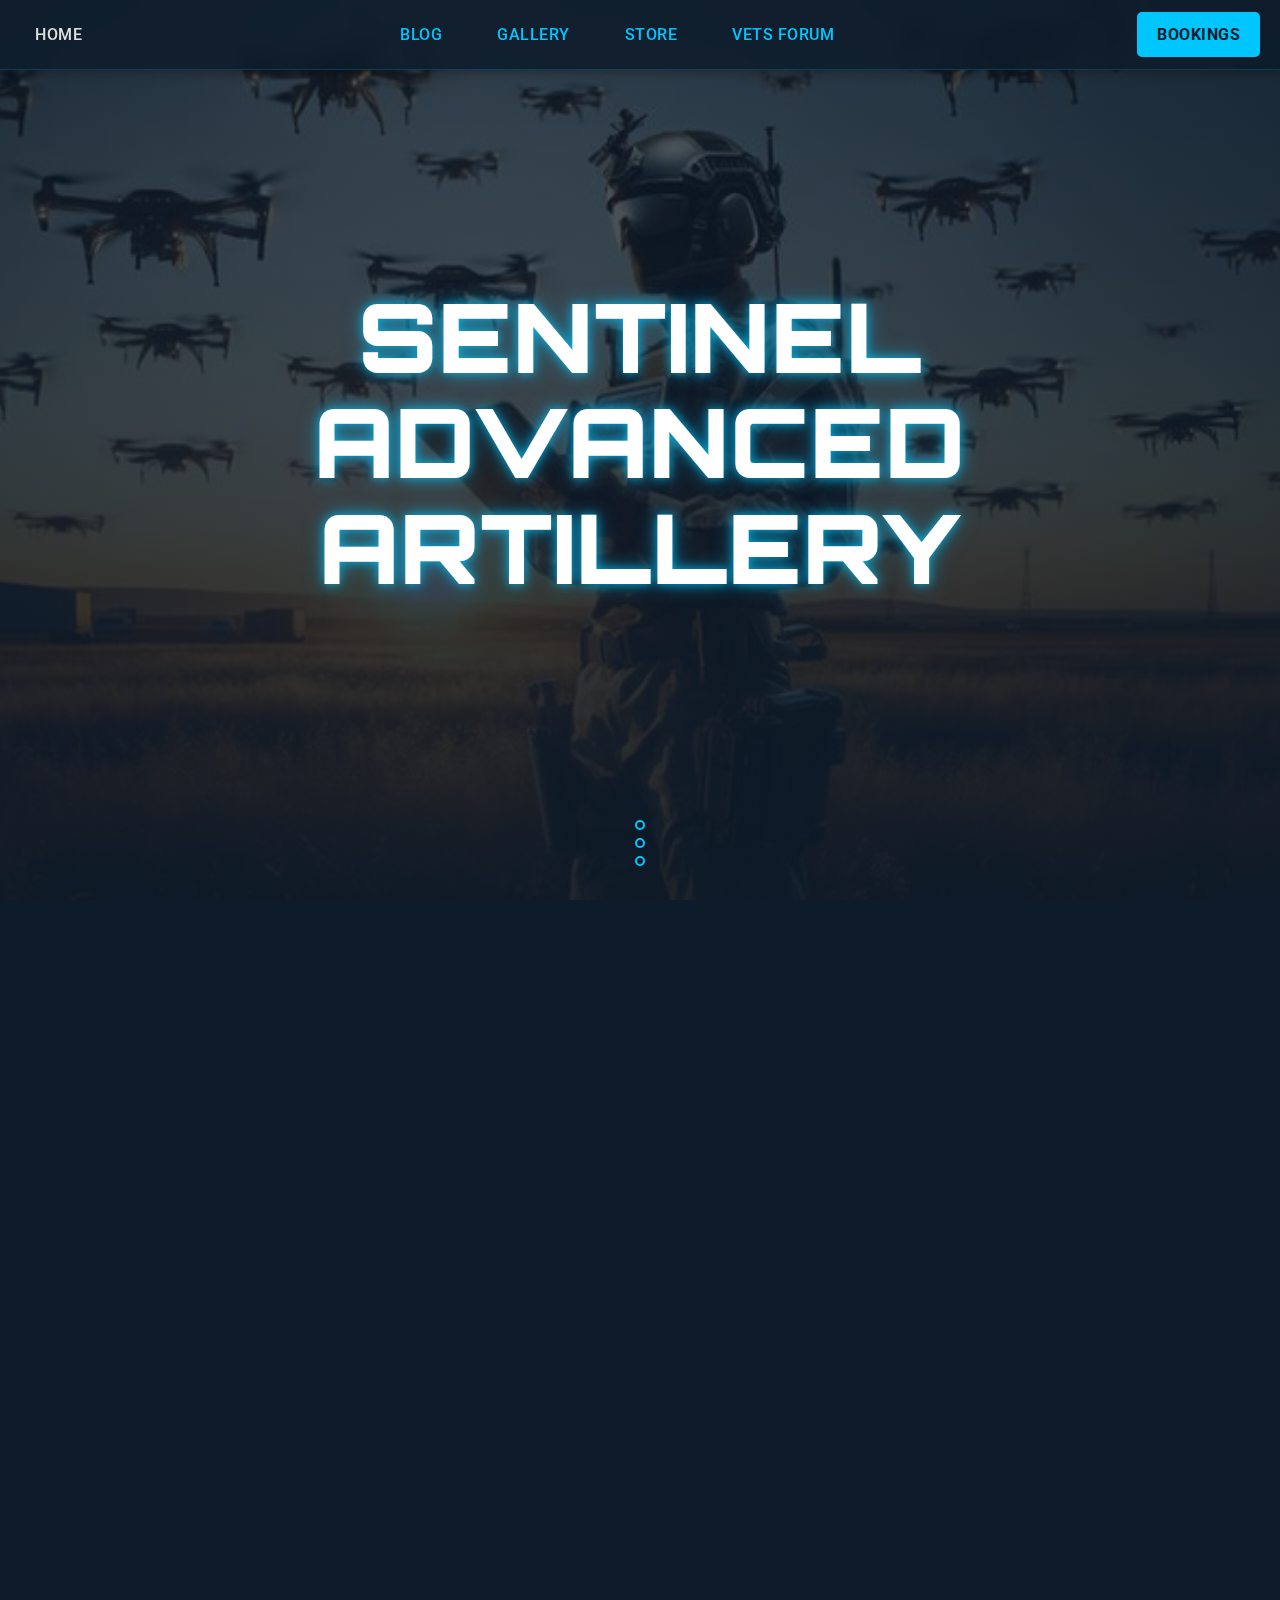
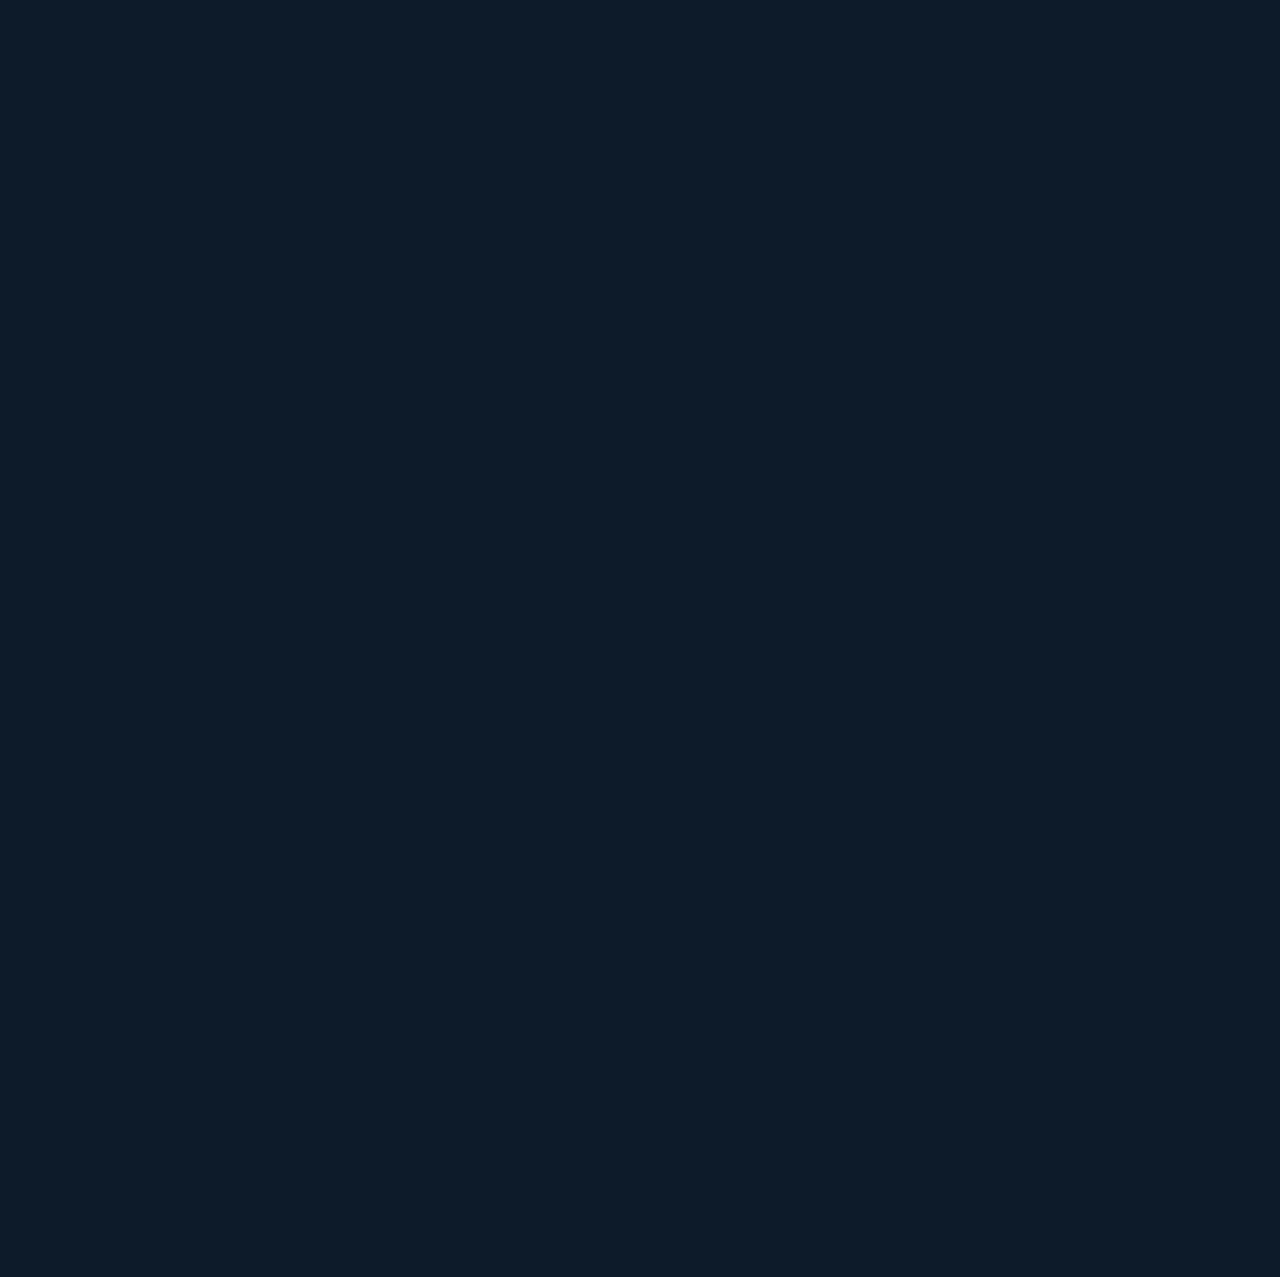
<file: index.html>
<!DOCTYPE html>
<html lang="en">
<head>
    <meta charset="UTF-8">
    <meta name="viewport" content="width=device-width, initial-scale=1.0">
    <title>Sentinel Advanced Artillery</title>
    <link rel="stylesheet" href="style.css">
    <link href="https://fonts.googleapis.com/css2?family=Orbitron:wght@400;700;900&family=Roboto:wght@300;400;700&display=swap" rel="stylesheet">
    <link rel="manifest" href="manifest.json">
    <meta name="theme-color" content="#0D1B2A">
    <meta name="description" content="Sentinel Advanced Artillery - Forging the Future of Defense">
    <link rel="apple-touch-icon" href="favicon.jpg">
</head>
<body>

    <!-- Firebase Comment: User authentication state would be checked here.
         If logged in, nav might change (e.g., "Profile" instead of "Bookings", or direct forum access).
    -->
    <header>
        <nav>
            <a href="#home" class="nav-link nav-logo-placeholder">Home</a>
            <ul class="nav-middle">
                <li>
                    <a href="blog.html" class="nav-link">Blog</a>
                    <ul class="dropdown">
                        <li><a href="#">Latest Wars & Conflicts</a></li>
                        <li><a href="#">Our Guidance Systems</a></li>
                        <li><a href="#">Artillery Insights</a></li>
                        <li><a href="#">Meet The Team</a></li>
                    </ul>
                </li>
                <li>
                    <a href="gallery.html" class="nav-link">Gallery</a>
                    <ul class="dropdown">
                        <li><a href="#">Victories Overseas</a></li>
                        <li><a href="#">Technological Milestones</a></li>
                        <li><a href="#">Lost Hardware (Classified Archive)</a></li>
                        <li><a href="#">Most Wanted Threats</a></li>
                        <li><a href="#">Our Facilities</a></li>
                    </ul>
                </li>
                <li>
                    <a href="store.html" class="nav-link">Store</a>
                    <ul class="dropdown">
                        <li><a href="#">Guidance Systems</a></li>
                        <li><a href="#">Heavy Artillery Units</a></li>
                        <li><a href="#">Tactical Military Gear</a></li>
                        <li><a href="#">Company Merch</a></li>
                    </ul>
                </li>
                <li><a href="forum.html" class="nav-link">Vets Forum</a></li>
            </ul>
            <div class="nav-right">
                <a href="bookings.html" class="nav-link nav-button">Bookings</a>
                <ul class="dropdown booking-dropdown">
                    <li><a href="#">Bodyguard Services</a></li>
                    <li><a href="#">Special Drone Operations</a></li>
                </ul>
            </div>
        </nav>
    </header>

    <main>
        <section id="hero">
            <div class="hero-overlay"></div>
            <div class="hero-content">
                <h1>SENTINEL<br>ADVANCED ARTILLERY</h1>
            </div>
            <div class="scroll-indicator">
                <span></span>
                <span></span>
                <span></span>
            </div>
        </section>

        <div class="content-wrapper">
            <!-- Section 1: Latest Blogs -->
            <section id="latest-blogs" class="content-section animate-on-scroll">
                <h2>FROM THE FRONT LINES & LABS</h2>
                <div class="blog-grid">
                    <!-- Firebase Comment: Blog posts would be fetched from Firestore
                         database and dynamically rendered here. Example structure:
                         Firebase.firestore().collection('blogs').orderBy('date', 'desc').limit(3).get().then(snapshot => {
                             snapshot.forEach(doc => {
                                 const blog = doc.data();
                                 // create HTML elements for blog post
                             });
                         });
                    -->
                    <article class="blog-post">
                        <img src="images/hb1.jpg" alt="Blog Image 1">
                        <div class="blog-content">
                            <h3>The Shifting Sands: Modern Conflict Zones</h3>
                            <p>An in-depth analysis of current geopolitical tensions and their impact on defense strategies...</p>
                            <a href="#" class="read-more">Read More →</a>
                        </div>
                    </article>
                    <article class="blog-post">
                        <img src="images/hb2.jpg" alt="Blog Image 2">
                        <div class="blog-content">
                            <h3>Precision Perfected: Our Next-Gen Guidance</h3>
                            <p>Unveiling the S-9000 guidance system, achieving unprecedented accuracy in diverse terrains...</p>
                            <a href="#" class="read-more">Read More →</a>
                        </div>
                    </article>
                    <article class="blog-post">
                        <img src="images/hb3.jpg" alt="Blog Image 3">
                        <div class="blog-content">
                            <h3>The Thunder Roars: Evolution of Artillery</h3>
                            <p>From ancient catapults to smart munitions, tracing the powerful history of artillery systems...</p>
                            <a href="#" class="read-more">Read More →</a>
                        </div>
                    </article>
                </div>
            </section>

            <!-- Section 2: Our Mission -->
            <section id="our-mission" class="content-section animate-on-scroll">
                <h2>OUR MISSION: SECURING TOMORROW</h2>
                <div class="mission-content">
                    <div class="mission-text">
                        <p>At Sentinel Advanced Artillery, we are dedicated to pioneering the future of defense. Our mission is to provide unparalleled strategic advantage through superior technology, unwavering precision, and the relentless pursuit of innovation.</p>
                        <p>We empower nations and safeguard lives by developing and deploying the world's most advanced artillery and guidance systems. Our commitment extends beyond hardware; we offer comprehensive training, strategic consultation, and robust support to ensure operational excellence for our partners worldwide.</p>
                        <p>Integrity, resilience, and a forward-thinking approach are the cornerstones of our operations, as we strive to build a safer, more secure future.</p>
                        <!-- Firebase Comment: Testimonials or partner logos could be fetched from Firestore here -->
                    </div>
                    <div class="mission-image">
                        <img src="images/ab.jpg" alt="Our Mission - Abstract Tech Image">
                    </div>
                </div>
            </section>
        </div>
    </main>

    <footer class="animate-on-scroll">
        <!-- Firebase Comment: Footer links or dynamic content like "latest news ticker" could be managed here. -->
        <div class="footer-content">
            <div class="footer-section">
                <h4>Sentinel A.A.</h4>
                <p>© <span id="current-year"></span> Sentinel Advanced Artillery. All Rights Reserved.</p>
                <p>Forging the Future of Defense.</p>
            </div>
            <div class="footer-section">
                <h4>Quick Links</h4>
                <ul>
                    <li><a href="#">Privacy Policy</a></li>
                    <li><a href="#">Terms of Service</a></li>
                    <li><a href="#">Careers</a></li>
                    <li><a href="#">Contact Us</a></li>
                </ul>
            </div>
            <div class="footer-section">
                <h4>Connect</h4>
                <!-- In a real scenario, these would be actual social media links -->
                <ul class="social-links">
                    <li><a href="#" aria-label="LinkedIn">L</a></li>
                    <li><a href="#" aria-label="Twitter">T</a></li>
                    <li><a href="#" aria-label="Defense Portal">D</a></li>
                </ul>
            </div>
            <div class="footer-section">
                <h4>Headquarters</h4>
                <p>123 Fortress Avenue,<br>Tech City, ST 09870</p>
                <p>Global Operations Center</p>
            </div>
        </div>
        <!-- Firebase Comment: If newsletter subscription is added, form submission would post email to Firestore or a Firebase Function for mailing list integration. -->
    </footer>

    <script src="script.js"></script>
    <script>
        if ('serviceWorker' in navigator) {
            navigator.serviceWorker.register('service-worker.js')
                .then(registration => {
                    console.log('Service Worker registered with scope:', registration.scope);
                })
                .catch(error => {
                    console.error('Service Worker registration failed:', error);
                });
        }
    </script>
</body>
</html>
</file>
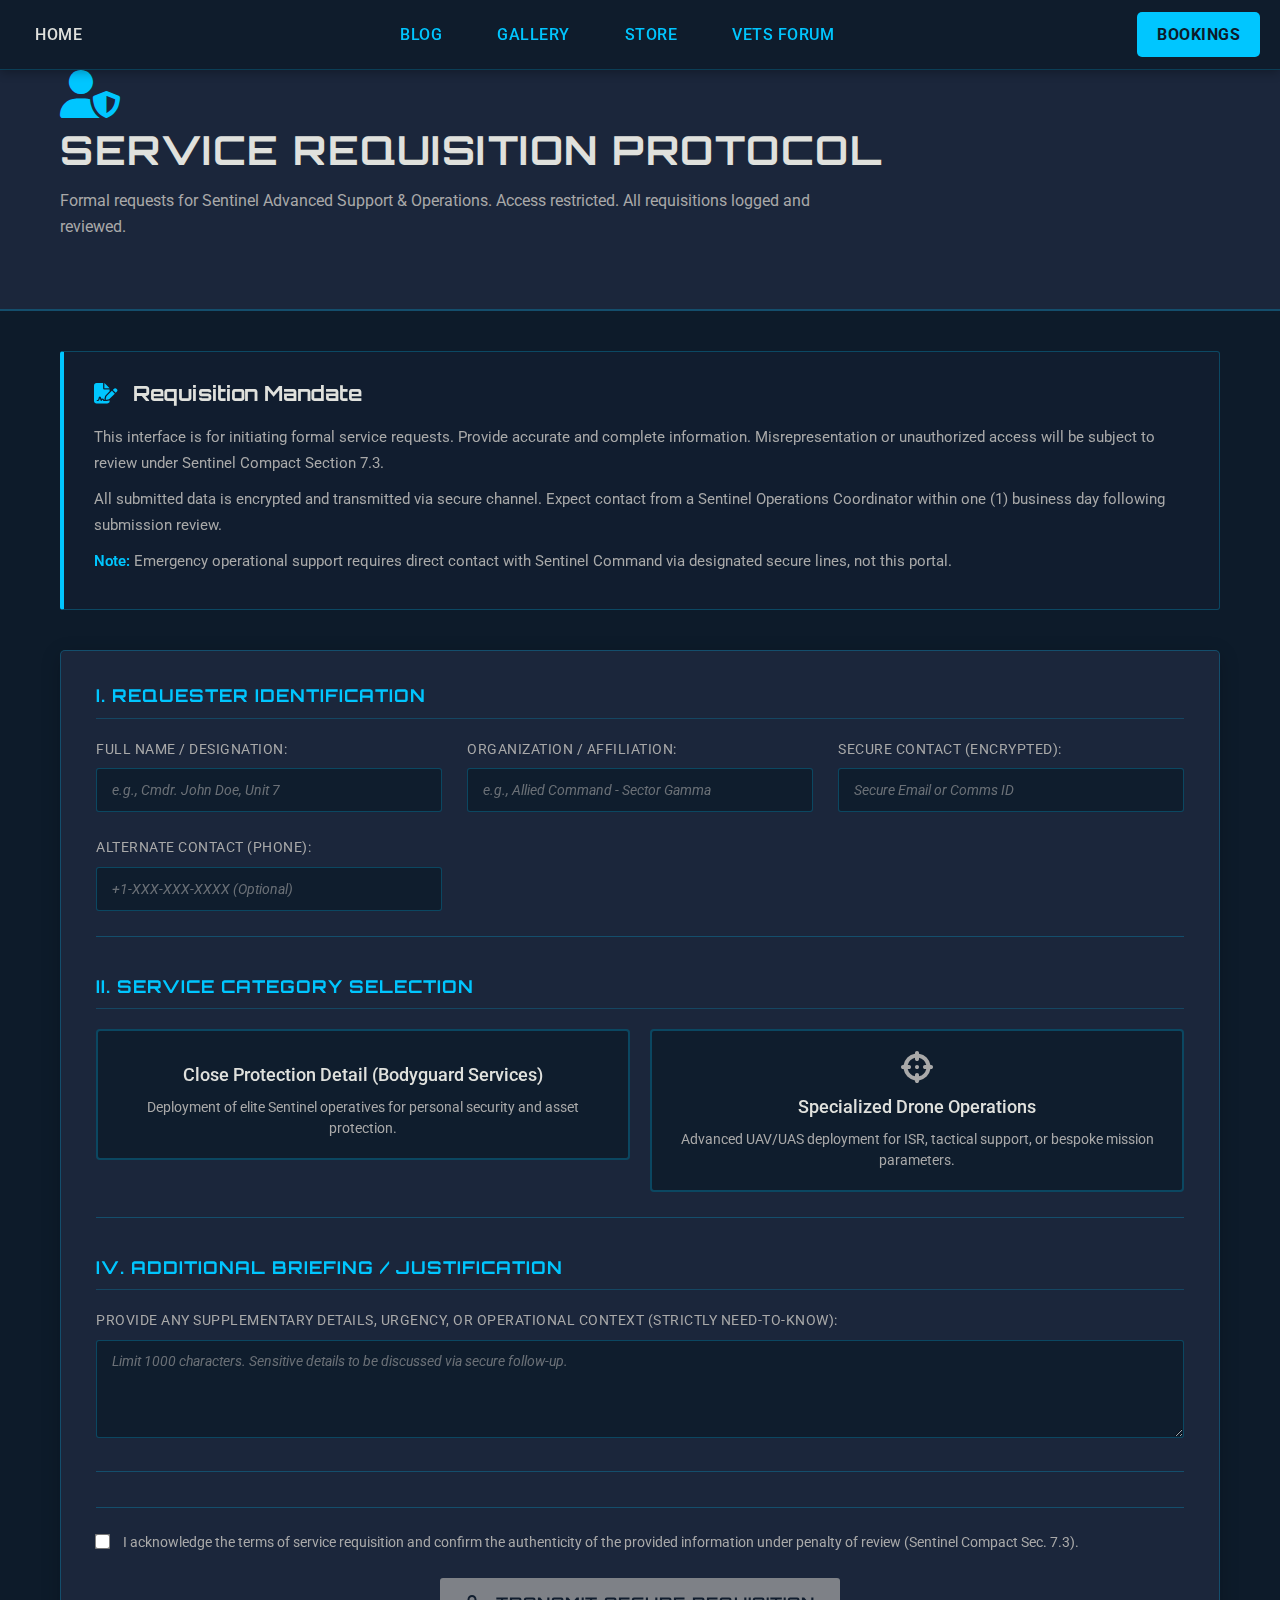
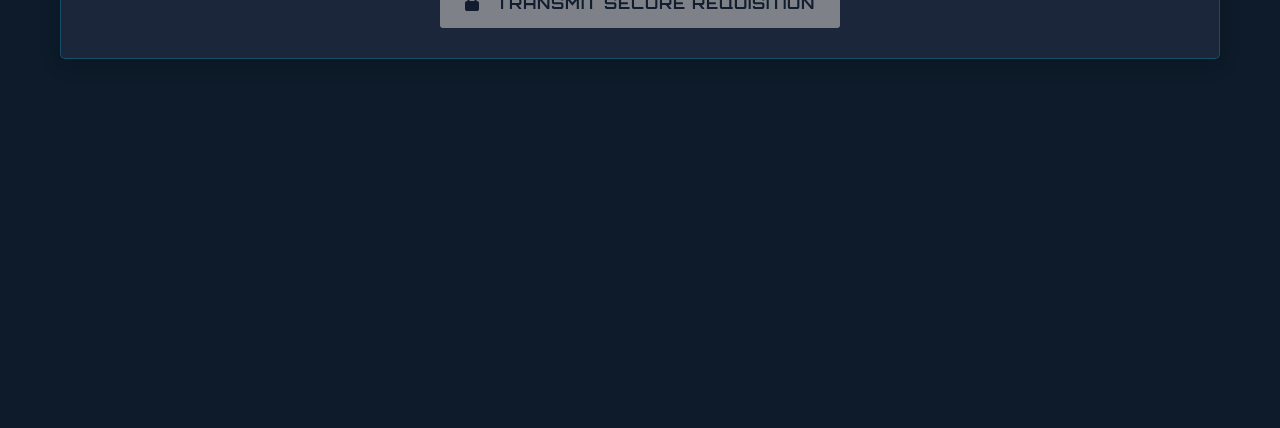
<file: bookings.html>
<!DOCTYPE html>
<html lang="en">
<head>
    <meta charset="UTF-8">
    <meta name="viewport" content="width=device-width, initial-scale=1.0">
    <title>Service Requisition - Sentinel Advanced Artillery</title>
    <link rel="stylesheet" href="style.css">
    <link href="https://fonts.googleapis.com/css2?family=Orbitron:wght@400;700;900&family=Roboto:wght@300;400;700&display=swap" rel="stylesheet">
    <!-- Icon library (e.g., Font Awesome for UI elements) -->
    <link rel="stylesheet" href="https://cdnjs.cloudflare.com/ajax/libs/font-awesome/6.4.0/css/all.min.css">
</head>
<body>

    <!-- Header -->
    <header>
        <nav>
            <a href="index.html#home" class="nav-link nav-logo-placeholder">Home</a>
            <ul class="nav-middle">
                <li>
                    <a href="blog.html" class="nav-link">Blog</a>
                    <ul class="dropdown">
                        <li><a href="#">Latest Wars & Conflicts</a></li>
                        <li><a href="#">Our Guidance Systems</a></li>
                        <li><a href="#">Artillery Insights</a></li>
                        <li><a href="#">Meet The Team</a></li>
                    </ul>
                </li>
                <li>
                    <a href="gallery.html" class="nav-link">Gallery</a>
                    <ul class="dropdown">
                        <li><a href="gallery.html#filter-victories">Victories Overseas</a></li>
                        <li><a href="gallery.html#filter-milestones">Technological Milestones</a></li>
                        <li><a href="gallery.html#filter-lost-hardware">Lost Hardware (Archive)</a></li>
                        <li><a href="gallery.html#filter-most-wanted">Most Wanted Threats</a></li>
                        <li><a href="gallery.html#filter-facilities">Our Facilities</a></li>
                    </ul>
                </li>
                <li>
                    <a href="store.html" class="nav-link">Store</a>
                    <ul class="dropdown">
                        <li><a href="store.html#category-guidance">Guidance Systems</a></li>
                        <li><a href="store.html#category-artillery">Heavy Artillery</a></li>
                        <li><a href="store.html#category-gear">Military Gear</a></li>
                        <li><a href="store.html#category-merch">Company Merch</a></li>
                    </ul>
                </li>
                <li><a href="forum.html" class="nav-link">Vets Forum</a></li>
            </ul>
            <div class="nav-right">
                <!-- "Bookings" button itself could link here or stay a dropdown trigger -->
                <a href="bookings.html" class="nav-link nav-button active">Bookings</a> <!-- Active -->
                 <ul class="dropdown booking-dropdown">
                    <li><a href="bookings.html#service-bodyguard">Bodyguard Services</a></li>
                    <li><a href="bookings.html#service-drone">Special Drone Operations</a></li>
                </ul>
            </div>
        </nav>
    </header>

    <main class="bookings-page-main">
        <section class="page-header-minimal booking-header">
            <div class="container">
                <i class="fas fa-user-shield header-icon-booking"></i>
                <h1>Service Requisition Protocol</h1>
                <p>Formal requests for Sentinel Advanced Support & Operations. Access restricted. All requisitions logged and reviewed.</p>
            </div>
        </section>

        <div class="container booking-form-container animate-on-scroll">
            <div class="booking-instruction-panel">
                <h3><i class="fas fa-file-signature"></i> Requisition Mandate</h3>
                <p>This interface is for initiating formal service requests. Provide accurate and complete information. Misrepresentation or unauthorized access will be subject to review under Sentinel Compact Section 7.3.</p>
                <p>All submitted data is encrypted and transmitted via secure channel. Expect contact from a Sentinel Operations Coordinator within one (1) business day following submission review.</p>
                <p><strong>Note:</strong> Emergency operational support requires direct contact with Sentinel Command via designated secure lines, not this portal.</p>
            </div>

            <!-- Firebase Comment:
                 - Authentication Check: Before displaying form, verify user identity and authorization level.
                   Firestore might have a 'users' collection with an 'accessLevel' field.
                 - Form Submission: Data sent to a Firestore 'serviceRequisitions' collection.
                   Each document would contain all form fields, userId, submissionTimestamp, status ('pending_review').
                 - Firebase Functions could be triggered on new requisition to:
                   - Notify operations team.
                   - Perform initial validation.
                   - Update user's requisition history.
            -->
            <form id="service-requisition-form" class="requisition-form">
                <div class="form-section">
                    <h3 class="form-section-title">I. Requester Identification</h3>
                    <div class="form-grid">
                        <div class="form-group">
                            <label for="requester-name">Full Name / Designation:</label>
                            <input type="text" id="requester-name" name="requesterName" required placeholder="e.g., Cmdr. John Doe, Unit 7">
                        </div>
                        <div class="form-group">
                            <label for="requester-org">Organization / Affiliation:</label>
                            <input type="text" id="requester-org" name="requesterOrg" required placeholder="e.g., Allied Command - Sector Gamma">
                        </div>
                        <div class="form-group">
                            <label for="contact-secure">Secure Contact (Encrypted):</label>
                            <input type="email" id="contact-secure" name="contactSecure" required placeholder="Secure Email or Comms ID">
                        </div>
                         <div class="form-group">
                            <label for="contact-alternate">Alternate Contact (Phone):</label>
                            <input type="tel" id="contact-alternate" name="contactAlternate" placeholder="+1-XXX-XXX-XXXX (Optional)">
                        </div>
                    </div>
                </div>

                <div class="form-section" id="service-selection-section">
                    <h3 class="form-section-title">II. Service Category Selection</h3>
                     <div class="service-type-selector">
                        <div class="service-option" data-service-type="bodyguard_services">
                            <input type="radio" id="service-bodyguard" name="serviceType" value="bodyguard_services" required>
                            <label for="service-bodyguard">
                                <i class="fas fa-users-shield"></i>
                                <span>Close Protection Detail (Bodyguard Services)</span>
                                <p>Deployment of elite Sentinel operatives for personal security and asset protection.</p>
                            </label>
                        </div>
                        <div class="service-option" data-service-type="drone_operations">
                             <input type="radio" id="service-drone" name="serviceType" value="drone_operations" required>
                            <label for="service-drone">
                                <i class="fas fa-crosshairs"></i>
                                <span>Specialized Drone Operations</span>
                                <p>Advanced UAV/UAS deployment for ISR, tactical support, or bespoke mission parameters.</p>
                            </label>
                        </div>
                         <!-- More services can be added here -->
                    </div>
                </div>

                <div class="form-section" id="service-details-bodyguard" style="display:none;">
                    <h3 class="form-section-title">III. Bodyguard Service Specifications</h3>
                    <div class="form-grid">
                        <div class="form-group full-width">
                            <label for="protection-subject">Subject(s) of Protection (Name/Designation):</label>
                            <textarea id="protection-subject" name="protectionSubject" rows="2" placeholder="List individuals or assets requiring protection. Specify any known threat levels."></textarea>
                        </div>
                        <div class="form-group">
                            <label for="location-ops-bg">Location of Operations:</label>
                            <input type="text" id="location-ops-bg" name="locationOpsBg" placeholder="City, Region, Country. Specify terrain if relevant.">
                        </div>
                        <div class="form-group">
                            <label for="duration-ops-bg">Estimated Duration (Days):</label>
                            <input type="number" id="duration-ops-bg" name="durationOpsBg" min="1" placeholder="Minimum 1 day">
                        </div>
                         <div class="form-group full-width">
                            <label for="threat-assessment-bg">Known Threat Assessment / Risk Level:</label>
                            <select id="threat-assessment-bg" name="threatAssessmentBg">
                                <option value="">Select Risk Level (if known)</option>
                                <option value="low">Low / Precautionary</option>
                                <option value="medium">Medium / Elevated Concern</option>
                                <option value="high">High / Credible Threat</option>
                                <option value="critical">Critical / Imminent Danger</option>
                                <option value="unknown">Unknown / Assessment Required</option>
                            </select>
                        </div>
                    </div>
                </div>

                <div class="form-section" id="service-details-drone" style="display:none;">
                    <h3 class="form-section-title">III. Drone Operation Specifications</h3>
                     <div class="form-grid">
                        <div class="form-group full-width">
                            <label for="mission-objective-drone">Primary Mission Objective(s):</label>
                            <textarea id="mission-objective-drone" name="missionObjectiveDrone" rows="3" placeholder="e.g., ISR over Sector Delta, perimeter security for Facility X, target designation support."></textarea>
                        </div>
                        <div class="form-group">
                            <label for="ao-drone">Area of Operations (Coordinates / Description):</label>
                            <input type="text" id="ao-drone" name="aoDrone" placeholder="e.g., Grid 34.567, -118.234 or 'Volarian Pass'">
                        </div>
                        <div class="form-group">
                            <label for="duration-drone">Desired Operational Window (Hours/Days):</label>
                            <input type="text" id="duration-drone" name="durationDrone" placeholder="e.g., 72 hours continuous, 8 hours daily for 5 days">
                        </div>
                        <div class="form-group full-width">
                            <label for="payload-requirements-drone">Specific Payload / Sensor Requirements (if any):</label>
                            <input type="text" id="payload-requirements-drone" name="payloadRequirementsDrone" placeholder="e.g., High-res EO/IR, SIGINT package, LiDAR. Default suite will be assumed if blank.">
                        </div>
                    </div>
                </div>


                <div class="form-section">
                    <h3 class="form-section-title">IV. Additional Briefing / Justification</h3>
                    <div class="form-group">
                        <label for="additional-info">Provide any supplementary details, urgency, or operational context (Strictly need-to-know):</label>
                        <textarea id="additional-info" name="additionalInfo" rows="4" placeholder="Limit 1000 characters. Sensitive details to be discussed via secure follow-up."></textarea>
                    </div>
                </div>

                <div class="form-submission-area">
                    <div class="disclaimer-checkbox">
                        <input type="checkbox" id="acknowledge-terms" name="acknowledgeTerms" required>
                        <label for="acknowledge-terms">I acknowledge the terms of service requisition and confirm the authenticity of the provided information under penalty of review (Sentinel Compact Sec. 7.3).</label>
                    </div>
                    <button type="submit" class="btn-submit-requisition" id="submit-booking-btn">
                        <i class="fas fa-lock"></i> Transmit Secure Requisition
                    </button>
                </div>
                 <div id="requisition-status-message" class="status-message"></div>
            </form>
        </div>
    </main>

    <!-- Footer -->
    <footer class="animate-on-scroll">
        <!-- ... same footer content as other pages, perhaps slightly more austere here ... -->
         <div class="footer-content">
            <div class="footer-section">
                <h4>Sentinel A.A. | Operations</h4>
                <p>© <span id="current-year"></span> Sentinel Advanced Artillery. All Rights Reserved.</p>
                <p>Secure Service Requisition Portal V2.3</p>
            </div>
            <div class="footer-section">
                <h4>Legal & Compliance</h4>
                <ul>
                    <li><a href="#">Sentinel Compact (External)</a></li>
                    <li><a href="#">Data Security Protocol</a></li>
                    <li><a href="#">Service Level Agreement Outline</a></li>
                </ul>
            </div>
            <div class="footer-section">
                <h4>Emergency Contact</h4>
                <p>Ops Command: [Secure Line Only]</p>
                <p>Authentication Required</p>
            </div>
             <div class="footer-section">
                <h4>System Integrity</h4>
                <p id="connection-status" class="text-success"><i class="fas fa-shield-alt"></i> Secure Channel Active</p>
                <p>Last System Audit: <span id="last-audit-date">...</span></p>
            </div>
        </div>
    </footer>

    <script src="script.js"></script>
</body>
</html>
</file>
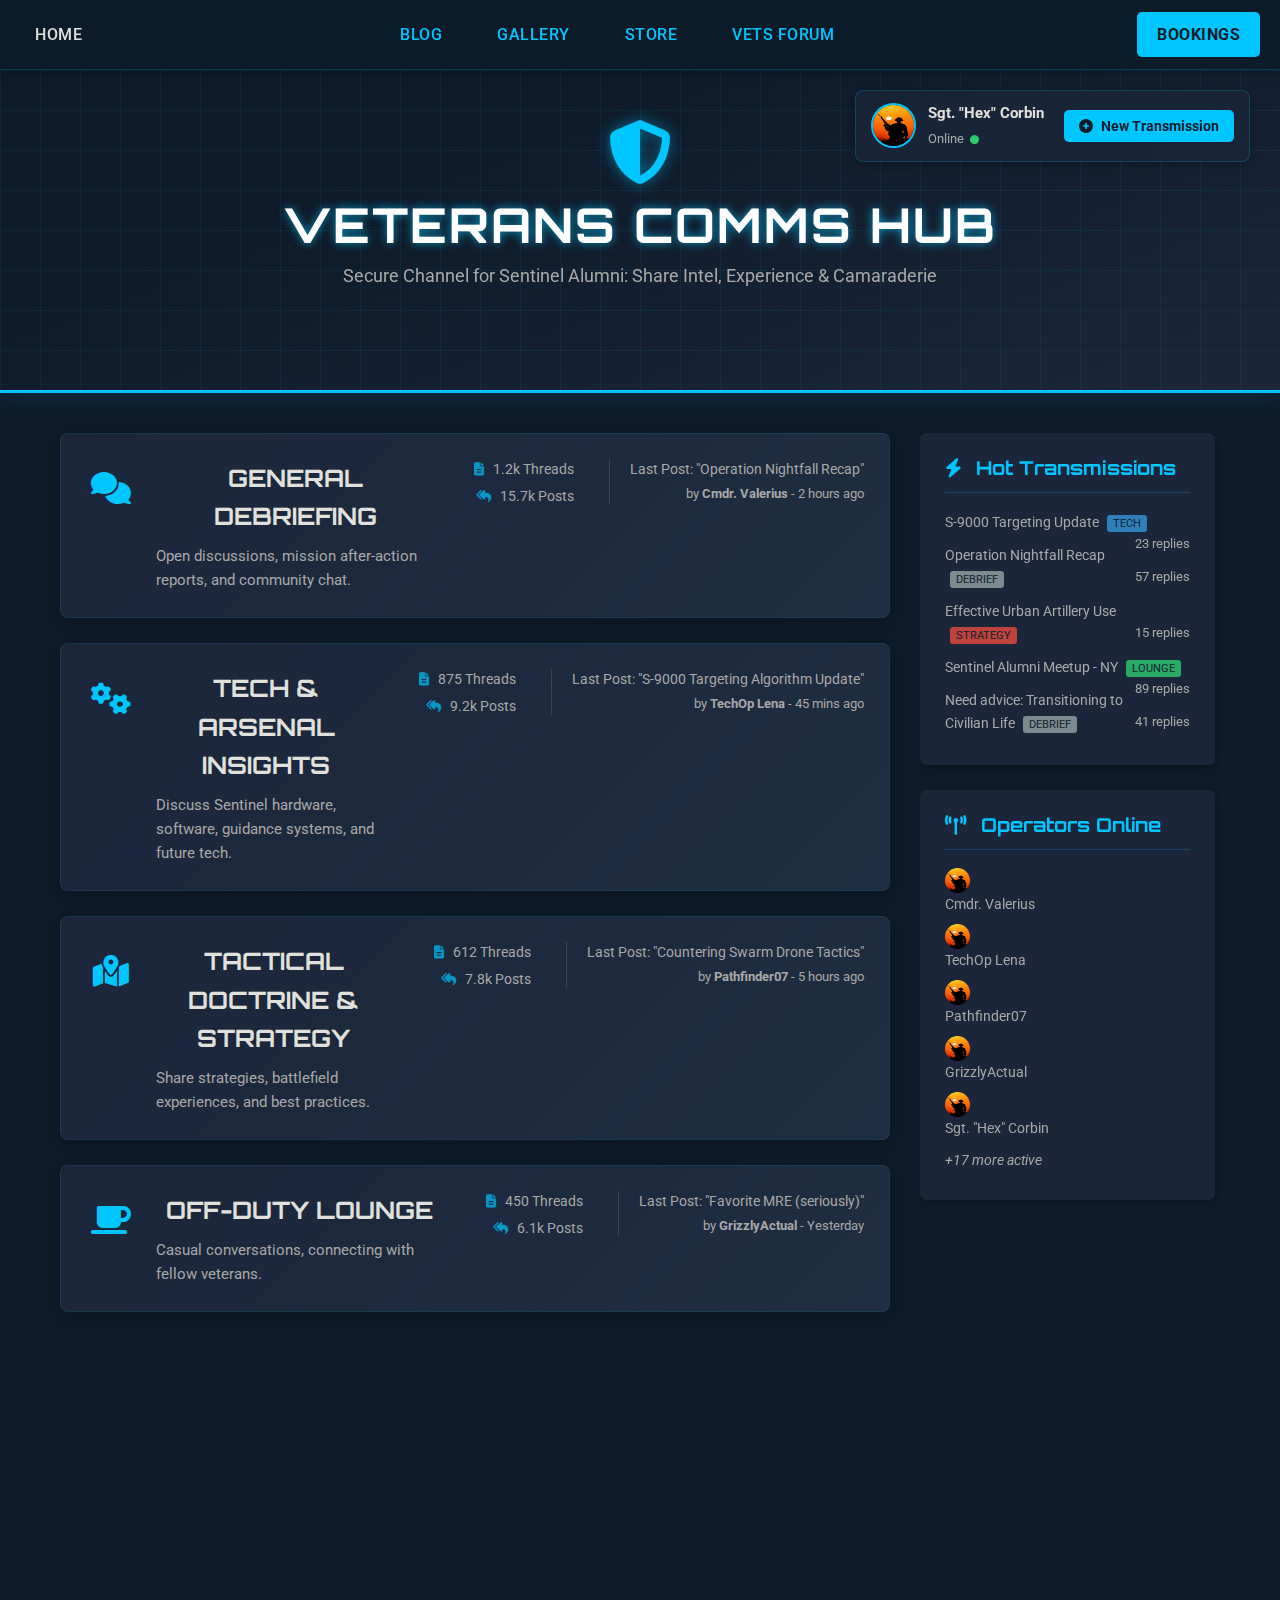
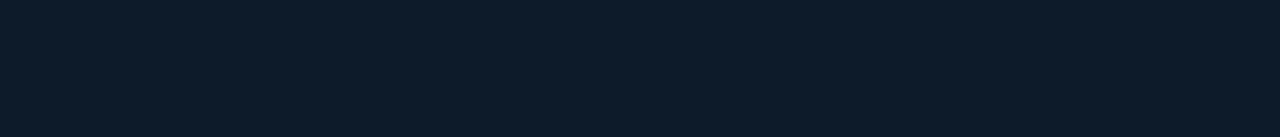
<file: forum.html>
<!DOCTYPE html>
<html lang="en">
<head>
    <meta charset="UTF-8">
    <meta name="viewport" content="width=device-width, initial-scale=1.0">
    <title>Vets Comms Hub - Sentinel Advanced Artillery</title>
    <link rel="stylesheet" href="style.css">
    <link href="https://fonts.googleapis.com/css2?family=Orbitron:wght@400;700;900&family=Roboto:wght@300;400;700&display=swap" rel="stylesheet">
    <!-- Icon library (e.g., Font Awesome for UI elements) -->
    <link rel="stylesheet" href="https://cdnjs.cloudflare.com/ajax/libs/font-awesome/6.4.0/css/all.min.css">
</head>
<body>

    <!-- Header -->
    <header>
        <nav>
            <a href="index.html#home" class="nav-link nav-logo-placeholder">Home</a>
            <ul class="nav-middle">
                <li>
                    <a href="blog.html" class="nav-link">Blog</a>
                    <ul class="dropdown">
                        <li><a href="#">Latest Wars & Conflicts</a></li>
                        <li><a href="#">Our Guidance Systems</a></li>
                        <li><a href="#">Artillery Insights</a></li>
                        <li><a href="#">Meet The Team</a></li>
                    </ul>
                </li>
                <li>
                    <a href="gallery.html" class="nav-link">Gallery</a>
                    <ul class="dropdown">
                        <li><a href="gallery.html#filter-victories">Victories Overseas</a></li>
                        <li><a href="gallery.html#filter-milestones">Technological Milestones</a></li>
                        <li><a href="gallery.html#filter-lost-hardware">Lost Hardware (Archive)</a></li>
                        <li><a href="gallery.html#filter-most-wanted">Most Wanted Threats</a></li>
                        <li><a href="gallery.html#filter-facilities">Our Facilities</a></li>
                    </ul>
                </li>
                <li>
                    <a href="store.html" class="nav-link">Store</a>
                    <ul class="dropdown">
                        <li><a href="store.html#category-guidance">Guidance Systems</a></li>
                        <li><a href="store.html#category-artillery">Heavy Artillery</a></li>
                        <li><a href="store.html#category-gear">Military Gear</a></li>
                        <li><a href="store.html#category-merch">Company Merch</a></li>
                    </ul>
                </li>
                <li><a href="forum.html" class="nav-link active">Vets Forum</a></li> <!-- Active -->
            </ul>
            <div class="nav-right">
                <a href="bookings.html" class="nav-link nav-button">Bookings</a>
                 <ul class="dropdown booking-dropdown">
                    <li><a href="#">Bodyguard Services</a></li>
                    <li><a href="#">Special Drone Operations</a></li>
                </ul>
            </div>
        </nav>
    </header>

    <main class="forum-page-main">
        <div class="forum-header-zone">
            <div class="container">
                <div class="forum-title-area">
                    <i class="fas fa-shield-halved forum-header-icon"></i>
                    <h1>VETERANS COMMS HUB</h1>
                    <p>Secure Channel for Sentinel Alumni: Share Intel, Experience & Camaraderie</p>
                </div>
                <!-- Firebase Comment: User profile widget here
                     If user is logged in: Display avatar, username, rank/status, link to profile.
                     If not logged in: Display "Login/Register to Participate"
                     Firestore could store user profiles with fields like 'username', 'avatarUrl', 'rank', 'joinDate'.
                -->
                <div class="forum-user-widget">
                    <img src="images/up.jpg" alt="User Avatar" class="user-avatar">
                    <div class="user-info">
                        <span class="username">Sgt. "Hex" Corbin</span>
                        <span class="user-status">Online <i class="fas fa-circle status-online"></i></span>
                    </div>
                    <button class="btn-forum-action" id="new-thread-btn"><i class="fas fa-plus-circle"></i> New Transmission</button>
                </div>
            </div>
            <div class="header-animated-grid"></div> <!-- Background grid lines -->
        </div>

        <div class="forum-layout container">
            <!-- Main Forum Sections / Categories -->
            <section class="forum-categories-panel">
                <!-- Firebase Comment: Categories fetched from Firestore `forumCategories` collection.
                     Each category document could have 'name', 'description', 'icon', 'lastPostInfo'.
                -->
                <div class="forum-category" data-category-id="general-debrief">
                    <div class="category-icon-area"><i class="fas fa-comments"></i></div>
                    <div class="category-info">
                        <h2><a href="#category-general-debrief">General Debriefing</a></h2>
                        <p>Open discussions, mission after-action reports, and community chat.</p>
                    </div>
                    <div class="category-stats">
                        <span><i class="fas fa-file-alt"></i> 1.2k Threads</span>
                        <span><i class="fas fa-reply-all"></i> 15.7k Posts</span>
                    </div>
                    <div class="category-last-post">
                        <span>Last Post: "Operation Nightfall Recap"</span>
                        <span class="last-post-author">by <a href="#">Cmdr. Valerius</a> - 2 hours ago</span>
                    </div>
                </div>

                <div class="forum-category" data-category-id="tech-arsenal">
                    <div class="category-icon-area"><i class="fas fa-cogs"></i></div>
                    <div class="category-info">
                        <h2><a href="#category-tech-arsenal">Tech & Arsenal Insights</a></h2>
                        <p>Discuss Sentinel hardware, software, guidance systems, and future tech.</p>
                    </div>
                    <div class="category-stats">
                        <span><i class="fas fa-file-alt"></i> 875 Threads</span>
                        <span><i class="fas fa-reply-all"></i> 9.2k Posts</span>
                    </div>
                    <div class="category-last-post">
                        <span>Last Post: "S-9000 Targeting Algorithm Update"</span>
                        <span class="last-post-author">by <a href="#">TechOp Lena</a> - 45 mins ago</span>
                    </div>
                </div>

                <div class="forum-category" data-category-id="tactical-doctrine">
                    <div class="category-icon-area"><i class="fas fa-map-marked-alt"></i></div>
                    <div class="category-info">
                        <h2><a href="#category-tactical-doctrine">Tactical Doctrine & Strategy</a></h2>
                        <p>Share strategies, battlefield experiences, and best practices.</p>
                    </div>
                    <div class="category-stats">
                        <span><i class="fas fa-file-alt"></i> 612 Threads</span>
                        <span><i class="fas fa-reply-all"></i> 7.8k Posts</span>
                    </div>
                    <div class="category-last-post">
                        <span>Last Post: "Countering Swarm Drone Tactics"</span>
                        <span class="last-post-author">by <a href="#">Pathfinder07</a> - 5 hours ago</span>
                    </div>
                </div>

                <div class="forum-category" data-category-id="off-duty-lounge">
                    <div class="category-icon-area"><i class="fas fa-coffee"></i></div>
                    <div class="category-info">
                        <h2><a href="#category-off-duty-lounge">Off-Duty Lounge</a></h2>
                        <p>Casual conversations, connecting with fellow veterans.</p>
                    </div>
                    <div class="category-stats">
                        <span><i class="fas fa-file-alt"></i> 450 Threads</span>
                        <span><i class="fas fa-reply-all"></i> 6.1k Posts</span>
                    </div>
                    <div class="category-last-post">
                        <span>Last Post: "Favorite MRE (seriously)"</span>
                        <span class="last-post-author">by <a href="#">GrizzlyActual</a> - Yesterday</span>
                    </div>
                </div>
                 <!-- Firebase Comment: "Archived Missions" or "Classified Debriefs" could be special categories
                      with restricted access based on user roles/clearance stored in Firestore.
                 -->
            </section>

            <!-- Side Panel: Recent Activity / Hot Threads -->
            <aside class="forum-sidebar">
                <div class="sidebar-widget" id="recent-activity">
                    <h3><i class="fas fa-bolt"></i> Hot Transmissions</h3>
                    <!-- Firebase Comment: Fetched from Firestore `threads` collection,
                         ordered by 'lastReplyTimestamp' or 'replyCount' desc, limit 5.
                    -->
                    <ul>
                        <li><a href="#">S-9000 Targeting Update <span class="activity-tag tech">Tech</span></a> <span class="activity-replies">23 replies</span></li>
                        <li><a href="#">Operation Nightfall Recap <span class="activity-tag general">Debrief</span></a> <span class="activity-replies">57 replies</span></li>
                        <li><a href="#">Effective Urban Artillery Use <span class="activity-tag strategy">Strategy</span></a> <span class="activity-replies">15 replies</span></li>
                        <li><a href="#">Sentinel Alumni Meetup - NY <span class="activity-tag off-duty">Lounge</span></a> <span class="activity-replies">89 replies</span></li>
                        <li><a href="#">Need advice: Transitioning to Civilian Life <span class="activity-tag general">Debrief</span></a> <span class="activity-replies">41 replies</span></li>
                    </ul>
                </div>

                <div class="sidebar-widget" id="online-users">
                    <h3><i class="fas fa-broadcast-tower"></i> Operators Online</h3>
                     <!-- Firebase Comment: Would use Firebase Realtime Database or Firestore listeners
                          to show currently active users. A `userPresence` system.
                     -->
                    <ul class="online-user-list">
                        <li><img src="images/up.jpg" alt="Valerius"><a href="#">Cmdr. Valerius</a></li>
                        <li><img src="images/up.jpg" alt="Lena"><a href="#">TechOp Lena</a></li>
                        <li><img src="images/up.jpg" alt="Pathfinder"><a href="#">Pathfinder07</a></li>
                        <li><img src="images/up.jpg" alt="Grizzly"><a href="#">GrizzlyActual</a></li>
                        <li><img src="images/up.jpg" alt="Hex"><a href="#">Sgt. "Hex" Corbin</a></li>
                        <li class="more-users">+17 more active</li>
                    </ul>
                </div>
                 <div class="sidebar-widget forum-search-widget">
                    <h3><i class="fas fa-search"></i> Search Archives</h3>
                    <input type="text" placeholder="Scan for keywords..." class="forum-search-input">
                    <button class="btn-forum-search"><i class="fas fa-arrow-right"></i></button>
                </div>
            </aside>
        </div>

        <!-- Modal for New Thread / Post -->
        <div id="new-transmission-modal" class="forum-modal">
            <div class="forum-modal-content">
                <span class="forum-modal-close">×</span>
                <h2 id="modal-title"><i class="fas fa-edit"></i> Initiate New Transmission</h2>
                <!-- Firebase Comment: Form submission creates a new document in Firestore `threads` collection.
                     Or, if replying, adds to a `posts` subcollection of a thread.
                     Will involve storing 'authorId', 'content', 'timestamp', 'category', 'title'.
                     Firebase Storage for any attachments.
                -->
                <form id="new-transmission-form">
                    <div class="form-group">
                        <label for="transmission-title">Subject / Codename:</label>
                        <input type="text" id="transmission-title" name="title" required>
                    </div>
                    <div class="form-group">
                        <label for="transmission-category">Channel / Category:</label>
                        <select id="transmission-category" name="category" required>
                            <option value="general-debrief">General Debriefing</option>
                            <option value="tech-arsenal">Tech & Arsenal Insights</option>
                            <option value="tactical-doctrine">Tactical Doctrine & Strategy</option>
                            <option value="off-duty-lounge">Off-Duty Lounge</option>
                        </select>
                    </div>
                    <div class="form-group">
                        <label for="transmission-content">Message Body:</label>
                        <textarea id="transmission-content" name="content" rows="8" required></textarea>
                    </div>
                    <div class="form-group form-actions">
                         <!-- Placeholder for rich text editor controls or attachment button -->
                        <button type="button" class="btn-attach-file"><i class="fas fa-paperclip"></i> Attach Intel (Max 5MB)</button>
                        <button type="submit" class="btn-submit-transmission"><i class="fas fa-satellite-dish"></i> Transmit Securely</button>
                    </div>
                </form>
                 <div id="transmission-feedback" class="transmission-feedback-message"></div>
            </div>
        </div>

    </main>

    <!-- Footer -->
    <footer class="animate-on-scroll">
        <!-- ... same footer content as other pages ... -->
        <div class="footer-content">
            <div class="footer-section">
                <h4>Sentinel A.A.</h4>
                <p>© <span id="current-year"></span> Sentinel Advanced Artillery. All Rights Reserved.</p>
                <p>Forging the Future of Defense.</p>
            </div>
            <div class="footer-section">
                <h4>Quick Links</h4>
                <ul>
                    <li><a href="#">Privacy Policy</a></li>
                    <li><a href="#">Terms of Service</a></li>
                    <li><a href="#">Forum Rules & Etiquette</a></li>
                    <li><a href="#">Contact Moderators</a></li>
                </ul>
            </div>
            <div class="footer-section">
                <h4>Connect</h4>
                <ul class="social-links">
                     <li><a href="#" aria-label="LinkedIn">L</a></li>
                    <li><a href="#" aria-label="Twitter">T</a></li>
                    <li><a href="#" aria-label="Defense Portal">D</a></li>
                </ul>
            </div>
            <div class="footer-section">
                <h4>System Status</h4>
                <p style="color: #2ecc71;"><i class="fas fa-check-circle"></i> All Channels Operational</p>
                <p>Secure Connection: AES-256</p>
            </div>
        </div>
    </footer>

    <script src="script.js"></script>
</body>
</html>
</file>
<file: style.css>
/* Global Styles & Variables */
:root {
    --primary-color: #0D1B2A; /* Dark Blue/Almost Black */
    --secondary-color: #1B263B; /* Slightly Lighter Dark Blue */
    --accent-color: #00C6FF; /* Bright Cyan/Blue */
    --accent-hover-color: #00A5D9;
    --text-color: #E0E1DD; /* Off-white */
    --text-muted-color: #A9A9A9; /* Light Gray */
    --header-font: 'Orbitron', sans-serif;
    --body-font: 'Roboto', sans-serif;
    --nav-height: 70px;
}

* {
    margin: 0;
    padding: 0;
    box-sizing: border-box;
}

body {
    font-family: var(--body-font);
    background-color: var(--primary-color);
    color: var(--text-color);
    line-height: 1.6;
    overflow-x: hidden; /* Prevent horizontal scroll */
}

h1, h2, h3 {
    font-family: var(--header-font);
    color: var(--accent-color);
    margin-bottom: 1rem;
}

h1 { font-size: 3.5rem; line-height: 1.1; letter-spacing: 1px;}
h2 { font-size: 2.5rem; text-align: center; margin-bottom: 2rem; text-transform: uppercase; }
h3 { font-size: 1.5rem; color: var(--text-color); }

a {
    color: var(--accent-color);
    text-decoration: none;
    transition: color 0.3s ease;
}

a:hover {
    color: var(--accent-hover-color);
}

img {
    max-width: 100%;
    height: auto;
    display: block;
}

/* Navigation */
header {
    position: fixed;
    top: 0;
    left: 0;
    width: 100%;
    height: var(--nav-height);
    background-color: rgba(13, 27, 42, 0.85); /* Dark blue with transparency */
    backdrop-filter: blur(10px); /* Frosted glass effect */
    z-index: 1000;
    box-shadow: 0 2px 10px rgba(0, 0, 0, 0.3);
    border-bottom: 1px solid rgba(0, 198, 255, 0.2); /* Subtle accent border */
}

nav {
    max-width: 1400px;
    margin: 0 auto;
    height: 100%;
    display: flex;
    justify-content: space-between;
    align-items: center;
    padding: 0 20px;
}

.nav-logo-placeholder {
    font-family: var(--header-font);
    font-weight: 700;
    font-size: 1.5rem;
    color: var(--text-color);
}
.nav-logo-placeholder:hover {
    color: var(--accent-color);
}


.nav-middle {
    display: flex;
    list-style: none;
    gap: 25px; /* Spacing between main nav items */
}

.nav-middle li {
    position: relative; /* For dropdown positioning */
}

.nav-link {
    font-family: var(--body-font);
    font-weight: 500;
    font-size: 1rem;
    padding: 10px 15px;
    display: block;
    text-transform: uppercase;
    letter-spacing: 0.5px;
    position: relative;
}
.nav-link::after { /* Underline effect for hover */
    content: '';
    position: absolute;
    bottom: 5px;
    left: 50%;
    transform: translateX(-50%);
    width: 0;
    height: 2px;
    background-color: var(--accent-color);
    transition: width 0.3s ease-out;
}
.nav-link:hover::after,
.nav-middle li:hover > .nav-link::after, /* Keep underline on parent when hovering dropdown */
.nav-right:hover > .nav-link::after {
    width: 80%;
}


/* Dropdown Menus */
.dropdown {
    list-style: none;
    position: absolute;
    top: 100%;
    left: 0;
    background-color: var(--secondary-color);
    border: 1px solid rgba(0, 198, 255, 0.2);
    border-top: none;
    box-shadow: 0 5px 15px rgba(0,0,0,0.3);
    padding: 10px 0;
    min-width: 220px;
    opacity: 0;
    visibility: hidden;
    transform: translateY(10px);
    transition: opacity 0.3s ease, transform 0.3s ease, visibility 0.3s;
    z-index: 1001;
}

.nav-middle li:hover .dropdown,
.nav-right:hover .booking-dropdown {
    opacity: 1;
    visibility: visible;
    transform: translateY(0);
}

.dropdown li a {
    padding: 10px 20px;
    display: block;
    font-size: 0.9rem;
    color: var(--text-muted-color);
    text-transform: none;
    letter-spacing: 0;
    white-space: nowrap;
}

.dropdown li a:hover {
    background-color: rgba(0, 198, 255, 0.1);
    color: var(--accent-color);
}
.dropdown li a::after { display: none !important; } /* Remove underline from dropdown items */


.nav-right {
    position: relative; /* For booking dropdown positioning */
}

.nav-button {
    background-color: var(--accent-color);
    color: var(--primary-color) !important; /* Important to override link color */
    font-weight: 700;
    border-radius: 5px;
    padding: 10px 20px;
    transition: background-color 0.3s ease, color 0.3s ease;
}
.nav-button::after { display: none !important; } /* Remove underline */


.nav-button:hover {
    background-color: var(--accent-hover-color);
    color: var(--primary-color) !important;
}

.booking-dropdown {
    left: auto; /* Align to the right */
    right: 0;
}


/* Hero Section */
#hero {
    height: 100vh; /* Full viewport height */
    background-image: url('images/hero.jpg'); /* Replace with actual hero image */
    background-size: cover;
    background-position: center center;
    background-attachment: fixed; /* Parallax-like effect */
    display: flex;
    align-items: center;
    justify-content: center;
    text-align: center;
    position: relative;
    color: #fff;
}

.hero-overlay {
    position: absolute;
    top: 0;
    left: 0;
    width: 100%;
    height: 100%;
    background: linear-gradient(rgba(13, 27, 42, 0.7), rgba(13, 27, 42, 0.9)); /* Dark overlay */
}

.hero-content {
    position: relative; /* To be above overlay */
    z-index: 2;
    padding: 20px;
}

.hero-content h1 {
    font-size: clamp(2.5rem, 8vw, 6rem); /* Responsive font size */
    font-weight: 900;
    color: #fff;
    text-shadow: 0 0 10px rgba(0, 198, 255, 0.7), 0 0 20px rgba(0, 198, 255, 0.5);
    animation: pulseGlow 3s infinite alternate;
}

@keyframes pulseGlow {
    from {
        text-shadow: 0 0 10px rgba(0, 198, 255, 0.6), 0 0 20px rgba(0, 198, 255, 0.4);
    }
    to {
        text-shadow: 0 0 20px rgba(0, 198, 255, 0.9), 0 0 30px rgba(0, 198, 255, 0.6), 0 0 5px #fff;
    }
}


/* Scroll Down Indicator */
.scroll-indicator {
    position: absolute;
    bottom: 30px;
    left: 50%;
    transform: translateX(-50%);
    z-index: 3;
    display: flex;
    flex-direction: column;
    align-items: center;
}

.scroll-indicator span {
    display: block;
    width: 10px;
    height: 10px;
    border: 2px solid var(--accent-color);
    border-radius: 50%;
    margin: 4px;
    animation: scrollBounce 1.5s infinite;
}

.scroll-indicator span:nth-child(2) { animation-delay: 0.2s; }
.scroll-indicator span:nth-child(3) { animation-delay: 0.4s; }

@keyframes scrollBounce {
    0%, 100% {
        transform: translateY(0);
        opacity: 1;
    }
    50% {
        transform: translateY(10px);
        opacity: 0.5;
    }
}

/* Content Sections (Generic) */
.content-wrapper {
    /* This adds a "reveal" for content after hero. Adjust top margin if nav height changes */
    margin-top: 0; /* No margin initially, section is under hero */
    position: relative;
    background-color: var(--primary-color); /* Ensures bg color continuity */
    z-index: 5; /* To appear above hero BG for certain effects */
}
.content-section {
    padding: 80px 20px;
    max-width: 1200px;
    margin: 0 auto;
    border-bottom: 1px solid rgba(0, 198, 255, 0.1); /* Subtle separator */
}
.content-section:last-of-type {
    border-bottom: none;
}

/* Animation for sections appearing on scroll */
.animate-on-scroll {
    opacity: 0;
    transform: translateY(50px);
    transition: opacity 0.8s ease-out, transform 0.8s ease-out;
    will-change: transform, opacity; /* Add this */
}

.animate-on-scroll.visible {
    opacity: 1;
    transform: translateY(0);
}


/* Latest Blogs Section */
/* #latest-blogs ruleset removed because it was empty */
.blog-grid {
    display: grid;
    grid-template-columns: repeat(auto-fit, minmax(320px, 1fr));
    gap: 30px;
}

.blog-post {
    background-color: var(--secondary-color);
    border-radius: 8px;
    overflow: hidden;
    box-shadow: 0 5px 15px rgba(0,0,0,0.2);
    transition: transform 0.3s ease, box-shadow 0.3s ease;
    display: flex;
    flex-direction: column;
}

.blog-post:hover {
    transform: translateY(-10px);
    box-shadow: 0 10px 25px rgba(0, 198, 255, 0.2);
}

.blog-post img {
    width: 100%;
    height: 200px;
    object-fit: cover;
    transition: transform 0.3s ease;
}
.blog-post:hover img {
    transform: scale(1.05);
}

.blog-content {
    padding: 20px;
    flex-grow: 1;
    display: flex;
    flex-direction: column;
}

.blog-content h3 {
    margin-bottom: 10px;
    font-size: 1.3rem;
    color: var(--text-color);
}

.blog-content p {
    color: var(--text-muted-color);
    font-size: 0.95rem;
    margin-bottom: 15px;
    flex-grow: 1; /* Pushes button to bottom */
}

.read-more {
    display: inline-block;
    padding: 8px 15px;
    border: 1px solid var(--accent-color);
    color: var(--accent-color);
    border-radius: 4px;
    text-transform: uppercase;
    font-size: 0.8rem;
    font-weight: bold;
    align-self: flex-start; /* Align button to start of flex item */
}

.read-more:hover {
    background-color: var(--accent-color);
    color: var(--primary-color);
}

/* Our Mission Section */
.mission-content {
    display: flex;
    gap: 40px;
    align-items: center;
}
.mission-text {
    flex: 1;
}
.mission-text p {
    margin-bottom: 1.5rem;
    font-size: 1.05rem;
    color: var(--text-muted-color);
}
.mission-text p:first-child {
    font-size: 1.2rem;
    color: var(--text-color);
    font-weight: 300;
}
.mission-image {
    flex-basis: 40%;
    max-width: 500px;
}
.mission-image img {
    border-radius: 8px;
    box-shadow: 0 0 25px rgba(0, 198, 255, 0.3);
}


/* Footer */
footer {
    background-color: var(--secondary-color);
    color: var(--text-muted-color);
    padding: 60px 20px;
    text-align: center;
}

.footer-content {
    max-width: 1200px;
    margin: 0 auto;
    display: grid;
    grid-template-columns: repeat(auto-fit, minmax(250px, 1fr));
    gap: 30px;
    text-align: left;
}

.footer-section h4 {
    font-family: var(--header-font);
    color: var(--accent-color);
    margin-bottom: 15px;
    font-size: 1.2rem;
}

.footer-section p, .footer-section li {
    font-size: 0.9rem;
    margin-bottom: 8px;
}

.footer-section ul {
    list-style: none;
}

.footer-section ul li a {
    color: var(--text-muted-color);
}
.footer-section ul li a:hover {
    color: var(--accent-color);
    text-decoration: underline;
}

.social-links {
    display: flex;
    gap: 15px;
}
.social-links li a {
    display: inline-block;
    width: 35px;
    height: 35px;
    line-height: 35px;
    text-align: center;
    border: 1px solid var(--text-muted-color);
    border-radius: 50%;
    color: var(--text-muted-color);
    font-family: var(--header-font); /* Use icon font here typically */
    font-size: 1.1rem;
}
.social-links li a:hover {
    border-color: var(--accent-color);
    color: var(--accent-color);
    background-color: rgba(0,198,255,0.1);
    text-decoration: none;
}

/* Responsive Adjustments */
@media (max-width: 992px) {
    .nav-middle { display: none; /* Example: Hide for a burger menu later */ }
    /* Basic stacking for mission section */
    .mission-content {
        flex-direction: column;
        text-align: center;
    }
    .mission-image {
        margin-top: 30px;
    }
    #hero h1 {
        font-size: clamp(2rem, 10vw, 4rem);
    }
}

@media (max-width: 768px) {
    nav { flex-direction: column; height: auto; padding: 15px; }
    .nav-middle { flex-direction: column; align-items: center; gap: 0; width: 100%; }
    .nav-middle li { width: 100%; text-align: center; }
    .nav-link { padding: 15px 10px; }
    .dropdown { position: static; width: 100%; background-color: transparent; border: none; box-shadow: none; opacity: 1; visibility: visible; transform: none; padding-left: 20px; }
    /* Removed empty ruleset: .nav-middle li:hover .dropdown */
    .nav-right { margin-top: 15px; }
    .hero-content h1 { font-size: 2.5rem; }
    .blog-grid { grid-template-columns: 1fr; }
    .footer-content { grid-template-columns: 1fr; text-align: center; }
    .footer-section { margin-bottom: 20px; }
    .social-links { justify-content: center; }
    /* Mobile nav is simplified here. A full burger menu would need more JS. */
    .nav-middle { display: flex; } /* For demo purposes, keep it visible and stacked */

    #hero {
        /* On smaller screens, might not want fixed attachment as it can be jittery
           or hide too much of the image due to viewport dimensions */
        background-attachment: scroll;
    }
}

/* === In style.css === */

/* ... (Keep your global styles, :root, base button styles, header, footer etc. that are working fine) ... */

/* --- START OF REFINED BLOG PAGE EXAMPLE STYLE THEME --- */
/* Make sure to remove or comment out the previous blog style attempt if it was under a similar comment. */

/* Local Resets for elements within the blog's scope to avoid global interference */
.blog-page.example-style .blog-card h1,
.blog-page.example-style .blog-card h2,
.blog-page.example-style .blog-card h3,
.blog-page.example-style .blog-card p,
.blog-page.example-style .blog-card ul,
.blog-page.example-style .blog-card li,
.blog-page.example-style .blog-card a {
    margin: 0; /* Reset margins specifically within these contexts */
    padding: 0; /* Reset paddings specifically within these contexts */
    /* Font families, colors, etc., will be set by more specific rules below */
    /* This ensures global defaults don't add unexpected spacing or styles */
    line-height: normal; /* Reset line-height, will be specified */
    text-align: left; /* Default to left align for these elements in cards */
    text-transform: none; /* Reset global text-transforms if any */
}
/* More specific resets for sidebar if needed */
.blog-page.example-style .blog-page-sidebar h1,
.blog-page.example-style .blog-page-sidebar h2,
.blog-page.example-style .blog-page-sidebar h3,
.blog-page.example-style .blog-page-sidebar p,
.blog-page.example-style .blog-page-sidebar ul,
.blog-page.example-style .blog-page-sidebar li,
.blog-page.example-style .blog-page-sidebar a {
    margin: 0; padding: 0; line-height: normal; text-align: left; text-transform: none;
}


/* HERO SECTION (Emulating example) */
.blog-page.example-style .blog-page-hero {
    background-color: var(--primary-color);
    color: var(--text-color);
    padding: 70px 20px 50px; /* Adjusted padding */
    text-align: center;
    border-bottom: 1px solid rgba(var(--text-muted-color-rgb), 0.15); /* Slightly more visible border */
    margin-top: var(--nav-height);
}
.blog-page.example-style .blog-page-hero h1 {
    font-family: var(--header-font);
    font-size: 3rem; /* Adjusted for better balance */
    font-weight: 700;
    margin: 0 0 0.5rem 0; /* Reset margin */
    color: var(--accent-color);
    line-height: 1.2;
}
.blog-page.example-style .blog-page-hero .blog-page-subtitle {
    font-family: var(--body-font);
    font-size: 1.1rem;
    color: var(--text-muted-color);
    max-width: 600px;
    margin: 0 auto; /* Reset margin */
    line-height: 1.6;
}


/* BLOG CONTENT AREA LAYOUT (Two Columns on Desktop) */
.blog-page.example-style .blog-content-area {
    display: grid;
    grid-template-columns: 1fr; /* Mobile default */
    gap: 40px; /* Consistent gap */
    padding: 40px 0; /* Padding around the whole blog area within the container */
    /* .container class already provides max-width and horizontal padding */
}

@media (min-width: 992px) {
    .blog-page.example-style .blog-content-area {
        grid-template-columns: minmax(0, 2.5fr) minmax(280px, 1fr); /* Emphasize main content more, fixed min for sidebar */
        gap: 50px;
    }
}

/* BLOG POSTS LIST (LEFT COLUMN) */
/* Removed empty ruleset: .blog-page.example-style .blog-posts-list */


/* BLOG CARD STYLING (Emulating example, with our theme colors) */
.blog-page.example-style .blog-card {
    background-color: var(--secondary-color);
    border-radius: 5px; /* Slightly less rounded than before */
    box-shadow: 0 3px 8px rgba(0,0,0,0.1); /* Subtler shadow */
    margin-bottom: 40px;
    overflow: hidden;
    border: 1px solid rgba(var(--primary-color-rgb, 13, 27, 42), 0.5); /* Darker, more integrated border */
    transition: box-shadow 0.25s ease, transform 0.25s ease;
}
.blog-page.example-style .blog-card:hover {
    box-shadow: 0 6px 15px rgba(var(--accent-color-rgb), 0.1);
    transform: translateY(-3px);
}

.blog-page.example-style .blog-card-image {
    width: 100%;
    aspect-ratio: 1.9 / 1; /* Wider, like example. Was 1.8/1. Adjust to match actual images */
    overflow: hidden;
    background-color: var(--primary-color);
}
.blog-page.example-style .blog-card-image img {
    width: 100%;
    height: 100%;
    object-fit: cover;
    display: block;
    transition: transform 0.35s ease-out;
}
.blog-page.example-style .blog-card:hover .blog-card-image img {
    transform: scale(1.04); /* Less aggressive zoom */
}

.blog-page.example-style .blog-card-content {
    padding: 20px 25px; /* Consistent padding */
}

.blog-page.example-style .blog-card-meta {
    margin-bottom: 10px;
    font-size: 0.75rem; /* Smaller meta, like example */
    color: var(--text-muted-color);
    text-transform: uppercase;
    display: flex;
    align-items: center;
    gap: 8px; /* Reduced gap */
    letter-spacing: 0.5px;
}
.blog-page.example-style .blog-card-meta .meta-category {
    background-color: rgba(var(--accent-color-rgb), 0.15); /* More subtle category tag bg */
    color: var(--accent-color);
    padding: 2px 7px;
    border-radius: 3px;
    font-weight: bold; /* Keep bold */
    text-decoration: none;
}
.blog-page.example-style .blog-card-meta .meta-category:hover {
    background-color: rgba(var(--accent-color-rgb), 0.3);
}
.blog-page.example-style .blog-card-meta .meta-date,
.blog-page.example-style .blog-card-meta .meta-author {
    color: var(--text-muted-color);
}

.blog-page.example-style .blog-card-title {
    font-family: var(--header-font);
    font-size: 1.5rem; /* Slightly smaller for density */
    font-weight: 700;
    margin-bottom: 12px; /* Reduced margin */
    line-height: 1.35;
}
.blog-page.example-style .blog-card-title a {
    color: var(--text-color);
    text-decoration: none;
    transition: color 0.2s ease;
}
.blog-page.example-style .blog-card-title a:hover {
    color: var(--accent-color);
}

.blog-page.example-style .blog-card-excerpt {
    font-family: var(--body-font);
    font-size: 0.9rem; /* Consistent excerpt size */
    line-height: 1.6;
    color: var(--text-muted-color);
    margin-bottom: 15px;
    display: -webkit-box;
    -webkit-line-clamp: 3;
    line-clamp: 3;
    -webkit-box-orient: vertical;
    overflow: hidden;
    text-overflow: ellipsis;
    height: calc(0.9rem * 1.6 * 3); /* Approximate height for 3 lines to prevent jumpiness if supported, ensure this works visually or remove */
}

.blog-page.example-style .blog-card-readmore {
    font-family: var(--body-font);
    font-weight: bold;
    color: var(--accent-color);
    text-decoration: none;
    font-size: 0.85rem;
    text-transform: uppercase;
    transition: color 0.2s ease;
    display: inline-flex; /* Align icon properly */
    align-items: center;
}
.blog-page.example-style .blog-card-readmore i {
    margin-left: 6px;
    transition: transform 0.2s ease-out;
    font-size: 0.8em; /* Smaller icon */
}
.blog-page.example-style .blog-card-readmore:hover {
    color: var(--accent-hover-color);
}
.blog-page.example-style .blog-card-readmore:hover i {
    transform: translateX(4px);
}


/* PAGINATION (Refined, matching example better) */
.blog-page.example-style .blog-pagination {
    display: flex;
    justify-content: center;
    align-items: center;
    flex-wrap: wrap;
    gap: 6px; /* Smaller gap */
    margin-top: 50px; /* More space before pagination */
    padding-top: 30px;
    border-top: 1px solid rgba(var(--text-muted-color-rgb), 0.1);
}
.blog-page.example-style .pagination-link,
.blog-page.example-style .pagination-ellipsis {
    font-family: var(--body-font);
    padding: 6px 12px; /* Slimmer buttons */
    border: 1px solid rgba(var(--text-muted-color-rgb), 0.25);
    color: var(--text-muted-color);
    border-radius: 3px;
    text-decoration: none;
    font-size: 0.85rem; /* Slightly smaller */
    transition: all 0.2s ease;
    background-color: transparent; /* Example buttons are transparent by default */
    min-width: 36px; /* Ensure a bit of width */
    text-align: center;
}
.blog-page.example-style .pagination-ellipsis {
    border-color: transparent;
}
.blog-page.example-style .pagination-link:hover,
.blog-page.example-style .pagination-link.active {
    background-color: var(--accent-color);
    border-color: var(--accent-color);
    color: var(--primary-color);
}
.blog-page.example-style .pagination-link.active {
    font-weight: bold; /* No need to make it bolder than default button bold if any */
}
.blog-page.example-style .pagination-link.disabled {
    opacity: 0.4; pointer-events: none;
}


/* BLOG SIDEBAR (Cleaned up to match example feel, our theme) */
/* Sticky behavior for .blog-page.example-style .blog-page-sidebar is defined with main layout grid rules */

.blog-page.example-style .sidebar-widget {
    background-color: transparent; /* No widget background */
    padding: 0;
    margin-bottom: 45px; /* More space between widgets */
    border: none;
    box-shadow: none;
}
.blog-page.example-style .sidebar-widget:last-child {
    margin-bottom: 0;
}

.blog-page.example-style .sidebar-widget-title {
    font-family: var(--header-font);
    font-size: 1.3rem; /* Kept slightly smaller */
    font-weight: 600; /* Orbitron medium-bold */
    color: var(--text-color);
    margin-bottom: 18px; /* More space after title */
    padding-bottom: 8px;
    border-bottom: 1px solid rgba(var(--text-muted-color-rgb), 0.2);
    text-transform: uppercase;
    letter-spacing: 0.8px;
    text-align: left; /* Explicitly left */
}

/* Sidebar Search */
.blog-page.example-style .sidebar-search-form { display: flex; }
.blog-page.example-style .sidebar-search-input {
    flex-grow: 1;
    padding: 10px 14px;
    border: 1px solid rgba(var(--text-muted-color-rgb), 0.3); /* More prominent border */
    background-color: var(--secondary-color);
    color: var(--text-color);
    border-radius: 3px 0 0 3px; /* Less rounding */
    font-family: var(--body-font);
    font-size: 0.9rem;
    height: 42px; /* Match button height */
}
.blog-page.example-style .sidebar-search-input:focus {
    outline: none;
    border-color: var(--accent-color);
    /* box-shadow removed for cleaner look like example */
}
.blog-page.example-style .sidebar-search-button {
    padding: 0 15px;
    height: 42px;
    background-color: var(--accent-color); /* Use our accent for button */
    border: 1px solid var(--accent-color);
    color: var(--primary-color);
    cursor: pointer;
    border-radius: 0 3px 3px 0;
    font-size: 0.9rem; /* Icon size */
    transition: background-color 0.2s ease;
    display: flex; align-items: center; justify-content: center; /* Center icon */
}
.blog-page.example-style .sidebar-search-button:hover {
    background-color: var(--accent-hover-color);
    border-color: var(--accent-hover-color);
}

/* Sidebar Category & Recent Post Lists */
.blog-page.example-style .sidebar-category-list,
.blog-page.example-style .sidebar-recent-posts {
    list-style: none;
    padding-left: 0; /* Ensure no default padding */
}
.blog-page.example-style .sidebar-category-list li,
.blog-page.example-style .sidebar-recent-posts li {
    margin-bottom: 10px;
    padding-bottom: 10px;
    border-bottom: 1px dashed rgba(var(--text-muted-color-rgb), 0.2); /* Lighter dash */
}
.blog-page.example-style .sidebar-category-list li:last-child,
.blog-page.example-style .sidebar-recent-posts li:last-child {
    border-bottom: none; margin-bottom: 0;
}

.blog-page.example-style .sidebar-category-list li a,
.blog-page.example-style .sidebar-recent-posts li a {
    font-family: var(--body-font);
    font-size: 0.95rem; /* Example uses readable font size */
    color: var(--text-muted-color); /* Start with muted */
    text-decoration: none;
    font-weight: 400; /* Normal weight */
    display: block;
    transition: color 0.2s ease;
    line-height: 1.4;
    word-break: break-word;
}
.blog-page.example-style .sidebar-category-list li a:hover,
.blog-page.example-style .sidebar-recent-posts li a:hover {
    color: var(--accent-color);
}
.blog-page.example-style .sidebar-category-list .count {
    font-size: 0.8rem; /* Smaller count */
    color: var(--text-muted-color);
    opacity: 0.8;
    margin-left: 3px;
    float: right; /* Align count to right like example */
}
.blog-page.example-style .sidebar-recent-posts .post-date {
    display: block;
    font-size: 0.75rem; /* Smaller date */
    color: var(--text-muted-color);
    opacity: 0.7;
    margin-top: 3px;
    font-style: normal; /* Example date not italic */
}

/* Sidebar Tags */
.blog-page.example-style .sidebar-tag-cloud { display: flex; flex-wrap: wrap; gap: 6px 8px; }
.blog-page.example-style .sidebar-tag-cloud .tag {
    font-family: var(--body-font);
    padding: 4px 10px; /* Slightly smaller padding */
    border: 1px solid rgba(var(--text-muted-color-rgb), 0.3); /* More visible default border */
    color: var(--text-muted-color);
    border-radius: 3px;
    font-size: 0.75rem; /* Smaller tags */
    text-decoration: none;
    transition: all 0.2s ease;
    background-color: transparent;
}
.blog-page.example-style .sidebar-tag-cloud .tag:hover {
    background-color: var(--accent-color);
    border-color: var(--accent-color);
    color: var(--primary-color);
}


/* --- BLOG POST FULL CONTENT MODAL STYLES (Refined) --- */
/* Main modal wrapper (.blog-modal, .blog-modal-close) can remain largely the same */
.blog-modal { /* From previous iterations, keep good base */
    display: none; position: fixed; z-index: 2000;
    left: 0; top: 0; width: 100%; height: 100%;
    background-color: rgba(var(--primary-color-rgb, 13, 27, 42), 0.95); /* Darker for more focus */
    backdrop-filter: blur(5px);
    animation: fadeIn 0.25s ease-out;
    align-items: flex-start; /* Content starts from top */
    padding: 40px 20px; /* Padding for modal itself to breathe */
    box-sizing: border-box;
    overflow-y: auto; /* Entire modal scrolls if content overflows (safer) */
}
.blog-modal-content { /* This is the white/dark panel */
    position: relative;
    background-color: var(--secondary-color); /* Consistent card background */
    margin: 0 auto;
    padding: 25px 35px; /* Adjusted padding */
    border: 1px solid rgba(var(--text-muted-color-rgb), 0.1); /* Subtle border like card */
    width: 100%;
    max-width: 850px; /* Good reading width */
    border-radius: 5px; /* Match card radius */
    box-shadow: 0 8px 30px rgba(0,0,0,0.3);
    animation: slideInFromTop 0.35s cubic-bezier(0.25, 0.8, 0.25, 1);
    /* Remove fixed border-top if not matching general card style */
    /* No need for internal overflow if main modal wrapper handles scroll */
}

.blog-page.example-style .modal-blog-header {
    text-align: left;
    margin-bottom: 20px; /* Consistent spacing */
    padding-bottom: 15px;
    border-bottom: 1px solid rgba(var(--text-muted-color-rgb), 0.2);
}
.blog-page.example-style #modal-blog-title {
    font-family: var(--header-font);
    font-size: 2.2rem; /* Readable title */
    font-weight: 700;
    color: var(--text-color);
    line-height: 1.3;
    margin: 0 0 10px 0;
}
.blog-page.example-style #modal-blog-meta {
    font-family: var(--body-font);
    font-size: 0.85rem;
    color: var(--text-muted-color);
    display: flex;
    flex-wrap: wrap;
    align-items: center;
    gap: 5px 12px;
    letter-spacing: 0.3px;
}
.blog-page.example-style #modal-blog-meta .meta-item i {
    color: var(--accent-color);
    margin-right: 4px;
    font-size: 0.9em;
}
.blog-page.example-style #modal-blog-meta .meta-separator {
    opacity: 0.5;
}

.blog-page.example-style .modal-blog-image-wrapper {
    width: 100%;
    aspect-ratio: 2 / 1; /* Slightly wider for modal prominence */
    max-height: 450px;
    overflow: hidden;
    margin-bottom: 25px;
    border-radius: 4px;
    background-color: var(--primary-color);
}
.blog-page.example-style #modal-blog-image {
    width: 100%; height: 100%; object-fit: cover;
}

.blog-page.example-style .modal-post-text {
    font-family: var(--body-font);
    font-size: 1rem; /* Standard body size */
    line-height: 1.75; /* Good reading line height */
    color: var(--text-muted-color);
    word-break: break-word;
    overflow-wrap: break-word;
}
.blog-page.example-style .modal-post-text p {
    margin-bottom: 1.25em; /* Paragraph spacing */
}
.blog-page.example-style .modal-post-text strong {
    color: var(--text-color); font-weight: 600;
}
.blog-page.example-style .modal-post-text a {
    color: var(--accent-color); text-decoration: underline;
}
.blog-page.example-style .modal-post-text a:hover {
    color: var(--accent-hover-color); text-decoration: none;
}
/* Add styles for other elements if they appear in full content like h3, h4, ul, ol, blockquote */
.blog-page.example-style .modal-post-text h3,
.blog-page.example-style .modal-post-text h4 {
    font-family: var(--header-font);
    color: var(--text-color);
    margin: 2em 0 0.75em 0;
    line-height: 1.4;
}
.blog-page.example-style .modal-post-text h3 { font-size: 1.5rem; }
.blog-page.example-style .modal-post-text h4 { font-size: 1.25rem; }

.blog-page.example-style .modal-blog-footer {
    margin-top: 25px;
    padding-top: 20px;
    border-top: 1px solid rgba(var(--text-muted-color-rgb), 0.2);
    text-align: right; /* Example might align things right, or keep flex */
}
/* .blog-page.example-style .modal-back-to-list removed: uses .btn .btn-primary styles. */

/* Ensure .animate-on-scroll still works for the refined blog cards/sidebar items */
/* Its global definition is fine. */

/* General container for consistent spacing - from previous styles */
.container {
    max-width: 1200px;
    margin-left: auto;
    margin-right: auto;
    padding-left: 20px;
    padding-right: 20px;
}


/* Responsive Modal (from previous iterations, check for consistency) */
@media (max-width: 768px) {
    .blog-page.example-style .blog-modal-content {
        padding: 20px;
        margin-top: 20px;
        margin-bottom: 20px;
    }
    .blog-page.example-style #modal-blog-title { font-size: 1.8rem; }
    .blog-page.example-style .modal-post-text { font-size: 0.95rem; }
}
/* General responsive stacking for sidebar */
@media (max-width: 991px) {
    .blog-page.example-style .blog-page-sidebar {
        position: static;
        max-height: none;
        overflow-y: visible;
        padding-right: 0;
        margin-top: 30px; /* Add margin when stacked */
    }
}


/* --- END OF REFINED BLOG PAGE EXAMPLE STYLE THEME --- */

/* Add base :root rgb colors if not present (should be in global style part) */
:root {
    /* ... other vars ... */
    --primary-color-rgb: 13, 27, 42;
    --secondary-color-rgb: 27, 38, 59;
    --text-muted-color-rgb: 169, 169, 169;
    --accent-color-rgb: 0, 198, 255;
}

/* Gallery Page Specific Layout */
/* Removed empty ruleset: .gallery-page-main */

.gallery-container {
    padding-top: 40px;
    padding-bottom: 60px;
}

/* Gallery Filters */
.gallery-filters {
    margin-bottom: 40px;
    display: flex;
    flex-wrap: wrap;
    justify-content: center;
    gap: 15px;
}

.filter-btn {
    padding: 12px 25px;
    font-family: var(--header-font);
    font-size: 0.9rem;
    text-transform: uppercase;
    letter-spacing: 1px;
    background-color: transparent;
    color: var(--text-muted-color);
    border: 1px solid var(--secondary-color); /* Less prominent border for inactive */
    border-radius: 30px; /* Pill shape */
    cursor: pointer;
    transition: all 0.3s ease;
    position: relative;
    overflow: hidden; /* For ::before animation */
}

.filter-btn::before {
    content: '';
    position: absolute;
    top: 0;
    left: -100%; /* Start outside */
    width: 100%;
    height: 100%;
    background: linear-gradient(90deg, transparent, rgba(var(--accent-color-rgb), 0.3), transparent);
    transition: left 0.5s ease;
}

.filter-btn:hover {
    color: var(--accent-color);
    border-color: var(--accent-color);
    box-shadow: 0 0 15px rgba(var(--accent-color-rgb), 0.3);
}
.filter-btn:hover::before {
    left: 100%; /* Sweep across */
}


.filter-btn.active {
    background-color: var(--accent-color);
    color: var(--primary-color);
    border-color: var(--accent-color);
    font-weight: bold;
    box-shadow: 0 2px 10px rgba(var(--accent-color-rgb), 0.4);
}
.filter-btn.active::before {
    display: none; /* No sweep on active button */
}

/* Gallery Grid - CSS Grid for Masonry-like Effect */
.gallery-grid {
    display: grid;
    grid-template-columns: repeat(auto-fill, minmax(300px, 1fr));
    /* grid-auto-rows: 200px; For uniform rows, but we want varied height perception */
    grid-auto-flow: dense; /* Helps fill gaps for a masonry-like appearance */
    gap: 20px;
}

.gallery-item {
    position: relative;
    overflow: hidden;
    border-radius: 8px;
    cursor: pointer;
    background-color: var(--secondary-color); /* Fallback for image loading */
    box-shadow: 0 5px 15px rgba(0,0,0,0.2);
    transition: transform 0.4s cubic-bezier(0.25, 0.8, 0.25, 1), 
                box-shadow 0.4s cubic-bezier(0.25, 0.8, 0.25, 1),
                opacity 0.5s ease; /* For filtering */
    display: flex; /* To make img behave correctly if needed */
    align-items: center; /* Vertically center image if aspect ratio fixed */
    justify-content: center; /* Horizontally center */
}
.gallery-item.hide {
    transform: scale(0.8);
    opacity: 0;
    pointer-events: none; /* Not clickable when hidden */
    height: 0 !important; /* Collapse for better reflow. Use with caution */
    margin: 0 !important;
    padding: 0 !important;
    border: none !important;
    overflow: hidden;
}


.gallery-item img {
    width: 100%;
    height: 100%;
    object-fit: cover;
    display: block;
    transition: transform 0.4s cubic-bezier(0.25, 0.8, 0.25, 1), opacity 0.3s ease;
}

/* Sizing variations for items - could be more dynamic from backend */
.gallery-item.wide {
    grid-column: span 2; /* Make item span two columns */
}
.gallery-item.tall {
    grid-row: span 2; /* Make item span two nominal rows */
     /* Approximate for placeholder aspect ratio */
}

/* Refined item display height adjustments based on aspect ratio
   Needs to work with object-fit: cover on the image. */
.gallery-item { /* Default (square-ish or slightly landscape) */
    aspect-ratio: 4 / 3;
}
.gallery-item.tall {
    aspect-ratio: 3 / 4; /* Portrait */
}
.gallery-item.wide {
    aspect-ratio: 16 / 9; /* Landscape */
}


.gallery-item-overlay {
    position: absolute;
    bottom: 0; /* Start from bottom, slide up */
    left: 0;
    width: 100%;
    height: 60%; /* Or dynamic based on content */
    background: linear-gradient(to top, rgba(13, 27, 42, 0.95), rgba(13, 27, 42, 0.6) 70%, transparent);
    color: #fff;
    padding: 20px;
    display: flex;
    flex-direction: column;
    justify-content: flex-end; /* Content at bottom of overlay */
    opacity: 0;
    transform: translateY(30%); /* Start slightly off-screen */
    transition: opacity 0.4s ease, transform 0.4s cubic-bezier(0.25, 0.8, 0.25, 1);
}

.gallery-item:hover {
    transform: scale(1.03);
    box-shadow: 0 10px 30px rgba(0, 198, 255, 0.25);
}
.gallery-item:hover img {
    transform: scale(1.1); /* Slight zoom on image itself */
    opacity: 0.9;
}
.gallery-item:hover .gallery-item-overlay {
    opacity: 1;
    transform: translateY(0);
}

.gallery-item-overlay h3 {
    font-family: var(--header-font);
    font-size: 1.3rem;
    color: var(--accent-color);
    margin: 0 0 5px 0;
}
.gallery-item-overlay p {
    font-size: 0.9rem;
    color: var(--text-muted-color);
    margin: 0;
}


/* Lightbox Modal */
.lightbox-modal {
    display: none; /* Hidden by default */
    position: fixed;
    z-index: 2000;
    padding-top: 50px;
    left: 0;
    top: 0;
    width: 100%;
    height: 100%;
    overflow: auto;
    background-color: rgba(13, 27, 42, 0.97); /* Darker, almost opaque */
    backdrop-filter: blur(5px);
    animation: fadeIn 0.5s ease-in-out;
}

@keyframes fadeIn {
    from { opacity: 0; }
    to { opacity: 1; }
}
@keyframes fadeOut { /* For closing animation if needed */
    from { opacity: 1; }
    to { opacity: 0; }
}


.lightbox-content {
    margin: auto;
    display: block;
    width: 90%;
    max-width: 900px; /* Max width for image */
    max-height: 85vh; /* Max height to allow for caption and close button */
    position: relative; /* For prev/next buttons relative to content */
    text-align: center; /* Center the image and caption */
}

#lightbox-image {
    max-width: 100%;
    max-height: calc(85vh - 80px); /* Account for caption height and some padding */
    border-radius: 5px;
    box-shadow: 0 0 30px rgba(0, 198, 255, 0.3);
    animation: zoomIn 0.5s cubic-bezier(0.165, 0.84, 0.44, 1);
    object-fit: contain; /* Ensure entire image is visible */
}
@keyframes zoomIn {
    from { transform: scale(0.8); opacity: 0; }
    to { transform: scale(1); opacity: 1; }
}

.lightbox-caption-container {
    margin-top: 15px;
    color: var(--text-color);
    text-align: left;
    padding: 0 10px; /* Padding around text */
    max-width: 700px; /* Align with reasonable text width */
    margin-left: auto;
    margin-right: auto;
}
#lightbox-title {
    font-size: 1.5rem;
    color: var(--accent-color);
    margin-bottom: 5px;
}
#lightbox-description {
    font-size: 0.95rem;
    color: var(--text-muted-color);
    line-height: 1.5;
}

.lightbox-close {
    position: absolute;
    top: 20px;
    right: 35px;
    color: var(--text-muted-color);
    font-size: 40px;
    font-weight: bold;
    transition: 0.3s;
    cursor: pointer;
    z-index: 2001;
}
.lightbox-close:hover,
.lightbox-close:focus {
    color: var(--accent-color);
    text-decoration: none;
}

/* Prev/Next buttons for Lightbox */
.lightbox-prev, .lightbox-next {
    cursor: pointer;
    position: absolute;
    top: 50%;
    transform: translateY(-50%);
    padding: 16px;
    color: var(--text-muted-color);
    font-weight: bold;
    font-size: 24px;
    transition: 0.3s ease;
    border-radius: 0 3px 3px 0;
    user-select: none;
    background-color: rgba(13, 27, 42, 0.5);
    border: none;
    z-index: 2001; /* Ensure they are above the image if it overlaps somehow */
}
.lightbox-prev {
    left: 15px;
    border-radius: 3px 0 0 3px;
}
.lightbox-next {
    right: 15px;
}
.lightbox-prev:hover, .lightbox-next:hover {
    background-color: rgba(0, 198, 255, 0.4);
    color: #fff;
}

/* Responsive adjustments for Gallery */
@media (max-width: 768px) {
    .gallery-grid {
        grid-template-columns: repeat(auto-fill, minmax(250px, 1fr));
        gap: 15px;
    }
    .gallery-item.wide, .gallery-item.tall {
        grid-column: span 1; /* Reset spans for smaller screens */
        grid-row: span 1;
        aspect-ratio: 4 / 3; /* Make all similar aspect ratio on small screens */
    }
    .filter-btn {
        padding: 10px 20px;
        font-size: 0.8rem;
    }
    .lightbox-content {
        width: 95%;
    }
    #lightbox-image {
        max-height: calc(80vh - 70px);
    }
    .lightbox-caption-container {
        font-size: 0.9rem;
    }
    #lightbox-title {
        font-size: 1.3rem;
    }
    .lightbox-prev, .lightbox-next {
        font-size: 20px;
        padding: 12px;
    }
}
@media (max-width: 480px) {
     .gallery-grid {
        grid-template-columns: 1fr; /* Single column */
    }
    .gallery-item {
        aspect-ratio: 16/10; /* Standard single column aspect */
    }
    .filter-btn {
        flex-grow: 1; /* Make filter buttons take full width if few */
        margin-bottom: 5px;
    }
}


/* ... (previous styles) ... */

/* Store Page Specific Layout */
/* Removed empty ruleset: .store-page-main */

.store-header {
    position: relative; /* For background elements */
    overflow: hidden; /* Keep bg elements contained */
}
.store-header-bg-elements {
    position: absolute;
    top: 0; left: 0;
    width: 100%; height: 100%;
    pointer-events: none;
    z-index: -1;
}
.store-header-bg-elements span { /* Subtle animated lines/particles */
    position: absolute;
    background: rgba(var(--accent-color-rgb), 0.1);
    border-radius: 50%;
    animation: moveTechParticle 20s linear infinite;
}
.store-header-bg-elements span:nth-child(1) { width: 60px; height: 60px; top: 10%; left: 20%; animation-duration: 15s; }
.store-header-bg-elements span:nth-child(2) { width: 30px; height: 30px; top: 70%; left: 80%; animation-duration: 25s; animation-delay: -5s;}
.store-header-bg-elements span:nth-child(3) { width: 80px; height: 80px; top: 50%; left: 50%; animation-duration: 18s; opacity: 0.05;}
.store-header-bg-elements span:nth-child(4) { width: 20px; height: 20px; top: 30%; left: 90%; animation-duration: 22s; animation-delay: -10s;}
.store-header-bg-elements span:nth-child(5) { width: 50px; height: 50px; top: 80%; left: 10%; animation-duration: 12s; }

@keyframes moveTechParticle {
    0% { transform: translate(0,0) scale(1); opacity: 0.1; }
    25% { transform: translate(20px, -30px) scale(0.8); opacity: 0.05; }
    50% { transform: translate(-10px, 10px) scale(1.2); opacity: 0.1; }
    75% { transform: translate(-30px, 40px) scale(0.9); opacity: 0.03; }
    100% { transform: translate(0,0) scale(1); opacity: 0.1; }
}


.store-layout {
    display: flex;
    gap: 30px; /* Increased gap */
    padding-top: 40px;
    padding-bottom: 60px;
    align-items: flex-start; /* Align items to top */
}

.store-categories {
    flex: 0 0 280px; /* Fixed width for category sidebar */
    background-color: var(--secondary-color);
    padding: 30px 25px;
    border-radius: 8px;
    box-shadow: 0 5px 20px rgba(0,0,0,0.2);
    position: sticky;
    top: calc(var(--nav-height) + 20px);
    border-left: 3px solid var(--accent-color);
}
.category-title {
    font-size: 1.4rem;
    color: var(--accent-color);
    margin-bottom: 25px;
    text-transform: uppercase;
    letter-spacing: 1px;
    border-bottom: 1px solid rgba(var(--accent-color-rgb), 0.2);
    padding-bottom: 10px;
}
.category-btn {
    display: flex;
    align-items: center;
    width: 100%;
    padding: 15px 20px;
    margin-bottom: 10px;
    font-family: var(--body-font);
    font-size: 1rem;
    text-align: left;
    background-color: transparent;
    color: var(--text-muted-color);
    border: 1px solid transparent; /* For alignment */
    border-left: 3px solid transparent;
    border-radius: 0 5px 5px 0; /* Slight rounding on the right */
    cursor: pointer;
    transition: all 0.3s ease;
    position: relative;
}
.cat-icon {
    margin-right: 12px;
    color: var(--accent-color);
    font-size: 1.2em;
    width: 20px; /* Ensure alignment */
    text-align: center;
}

.category-btn:hover {
    background-color: rgba(var(--accent-color-rgb), 0.05);
    color: var(--accent-color);
    border-left-color: var(--accent-color);
    transform: translateX(5px);
}
.category-btn.active {
    background-color: rgba(var(--accent-color-rgb), 0.1);
    color: var(--accent-color);
    font-weight: bold;
    border-left-color: var(--accent-color);
    box-shadow: 2px 0 10px rgba(var(--accent-color-rgb),0.1) inset;
}
.category-btn.active::after { /* Active indicator "light" */
    content: '';
    position: absolute;
    right: -1px;
    top: 0;
    height: 100%;
    width: 3px;
    background-color: var(--accent-color);
    box-shadow: 0 0 8px var(--accent-color);
}

/* Product Display Area */
.product-grid-area {
    flex-grow: 1;
    display: grid;
    grid-template-columns: repeat(auto-fit, minmax(280px, 1fr));
    gap: 30px;
}

/* Product Item "Holo-Panel" Style */
.product-item {
    background: linear-gradient(145deg, var(--secondary-color), #121E2B); /* Slightly different dark shades */
    border-radius: 10px;
    overflow: hidden;
    box-shadow: 0 8px 25px rgba(0,0,0,0.3);
    display: flex;
    flex-direction: column;
    position: relative; /* For ::before and ::after pseudo-elements */
    transition: transform 0.3s ease, box-shadow 0.3s ease, opacity 0.5s ease;
    border: 1px solid rgba(var(--accent-color-rgb), 0.1);
}
.product-item.hide { /* For filtering */
    transform: scale(0.9) translateY(20px);
    opacity: 0;
    pointer-events: none;
    height: 0 !important;
    margin: 0 !important;
    padding: 0 !important;
    border: none !important;
    overflow: hidden;
}

.product-item::before { /* Corner Accent */
    content: '';
    position: absolute;
    top: -1px; left: -1px;
    width: 30px; height: 30px;
    border-top: 2px solid var(--accent-color);
    border-left: 2px solid var(--accent-color);
    border-top-left-radius: 10px;
    opacity: 0;
    transition: opacity 0.3s ease;
}
.product-item:hover::before {
    opacity: 0.7;
}


.product-item-visual {
    position: relative;
    height: 200px; /* Fixed height for image container */
    background-color: var(--primary-color); /* Placeholder background */
    overflow: hidden;
}
.product-item-visual img {
    width: 100%;
    height: 100%;
    object-fit: cover;
    transition: transform 0.4s ease, filter 0.4s ease;
}
.product-item:hover .product-item-visual img {
    transform: scale(1.05);
    filter: brightness(1.1);
}

.product-blueprint-overlay {
    position: absolute;
    top: 0; left: 0; width: 100%; height: 100%;
    background-image:
        linear-gradient(rgba(var(--accent-color-rgb), 0.05) 1px, transparent 1px),
        linear-gradient(90deg, rgba(var(--accent-color-rgb), 0.05) 1px, transparent 1px);
    background-size: 20px 20px;
    opacity: 0;
    transition: opacity 0.5s ease;
    pointer-events: none;
}
.product-item:hover .product-blueprint-overlay {
    opacity: 1;
}


.product-item-info {
    padding: 20px;
    flex-grow: 1;
    display: flex;
    flex-direction: column;
    border-top: 1px solid rgba(var(--accent-color-rgb), 0.1);
}
.product-item-info h3 {
    font-size: 1.3rem;
    color: var(--text-color);
    margin-bottom: 8px;
    line-height: 1.3;
}
.product-short-desc {
    font-size: 0.9rem;
    color: var(--text-muted-color);
    margin-bottom: 15px;
    flex-grow: 1;
}
.product-price {
    font-family: var(--header-font);
    font-size: 1.1rem;
    color: var(--accent-color);
    margin-bottom: 15px;
    font-weight: bold;
}
.btn-view-specs {
    padding: 10px 15px;
    background-color: transparent;
    border: 1px solid var(--accent-color);
    color: var(--accent-color);
    border-radius: 5px;
    text-transform: uppercase;
    font-size: 0.8rem;
    font-weight: bold;
    cursor: pointer;
    transition: all 0.3s ease;
}
.btn-view-specs:hover {
    background-color: var(--accent-color);
    color: var(--primary-color);
}

/* Product Detail Modal */
.product-modal {
    display: none; /* Hidden by default */
    position: fixed;
    z-index: 2000;
    left: 0;
    top: 0;
    width: 100%;
    height: 100%;
    overflow: auto;
    background-color: rgba(13, 27, 42, 0.9);
    backdrop-filter: blur(8px);
    animation: fadeIn 0.4s ease-out;
}

.product-modal-content {
    position: relative;
    background-color: var(--secondary-color);
    margin: 5% auto;
    padding: 30px 40px;
    border: 1px solid rgba(var(--accent-color), 0.3);
    width: 90%;
    max-width: 800px;
    border-radius: 10px;
    box-shadow: 0 10px 40px rgba(0,0,0,0.5);
    animation: slideInFromTop 0.5s cubic-bezier(0.25, 0.8, 0.25, 1);
    border-top: 5px solid var(--accent-color);
}
@keyframes slideInFromTop {
    from { transform: translateY(-50px); opacity: 0; }
    to { transform: translateY(0); opacity: 1; }
}

.modal-close-btn {
    color: var(--text-muted-color);
    position: absolute;
    top: 15px;
    right: 25px;
    font-size: 2.2rem;
    font-weight: bold;
    cursor: pointer;
    transition: color 0.3s ease, transform 0.3s ease;
}
.modal-close-btn:hover {
    color: var(--accent-color);
    transform: rotate(90deg);
}

.modal-main-info {
    display: flex;
    gap: 30px;
    margin-bottom: 30px;
}
#modal-product-image {
    flex: 0 0 300px; /* Fixed width for image */
    max-width: 300px;
    height: auto;
    object-fit: cover;
    border-radius: 8px;
    border: 1px solid rgba(var(--accent-color-rgb),0.2);
}
.modal-text-content {
    flex-grow: 1;
}
#modal-product-name {
    font-size: 2rem;
    color: var(--accent-color);
    margin-bottom: 15px;
}
#modal-product-description {
    font-size: 1rem;
    line-height: 1.7;
    color: var(--text-muted-color);
    margin-bottom: 20px;
}
.modal-text-content h3 { /* Specs title */
    font-size: 1.2rem;
    color: var(--text-color);
    margin-bottom: 10px;
    text-transform: uppercase;
    letter-spacing: 0.5px;
}
.spec-list {
    list-style: none;
    padding-left: 0;
    margin-bottom: 20px;
}
.spec-list li {
    padding: 8px 0 8px 20px;
    font-size: 0.95rem;
    color: var(--text-muted-color);
    position: relative;
    border-bottom: 1px dashed rgba(var(--text-muted-color-rgb), 0.2);
}
.spec-list li:last-child {
    border-bottom: none;
}
.spec-list li::before {
    content: '»';
    position: absolute;
    left: 0;
    color: var(--accent-color);
    font-weight: bold;
}

.modal-product-price-tag {
    font-size: 1.3rem;
    font-family: var(--header-font);
    color: var(--text-color);
    margin-top: 20px;
}
#modal-product-price {
    color: var(--accent-color);
    font-weight: bold;
}

.modal-actions {
    display: flex;
    gap: 15px;
    align-items: center;
    border-top: 1px solid rgba(var(--accent-color-rgb), 0.2);
    padding-top: 25px;
}
.quantity-input {
    padding: 12px;
    width: 70px;
    text-align: center;
    background-color: var(--primary-color);
    border: 1px solid rgba(var(--text-muted-color-rgb),0.3);
    color: var(--text-color);
    border-radius: 5px;
    font-size: 1rem;
}
.btn-add-requisition, .btn-request-quote {
    padding: 12px 25px;
    font-family: var(--header-font);
    text-transform: uppercase;
    border-radius: 5px;
    cursor: pointer;
    transition: all 0.3s ease;
    border: none;
    font-weight: bold;
    letter-spacing: 0.5px;
}
.btn-add-requisition {
    background-color: var(--accent-color);
    color: var(--primary-color);
}
.btn-add-requisition:hover {
    background-color: var(--accent-hover-color);
    box-shadow: 0 0 15px rgba(var(--accent-color-rgb),0.4);
}
.btn-request-quote {
    background-color: var(--text-muted-color);
    color: var(--primary-color);
}
.btn-request-quote:hover {
    background-color: var(--text-color);
}

.requisition-feedback-message {
    margin-top: 15px;
    padding: 10px;
    border-radius: 5px;
    text-align: center;
    font-weight: bold;
    display: none; /* Hidden by default */
}
.requisition-feedback-message.success {
    background-color: rgba(var(--accent-color-rgb), 0.2);
    color: var(--accent-color);
    border: 1px solid var(--accent-color);
}
.requisition-feedback-message.error {
    background-color: rgba(255,0,0,0.2); /* Example error color */
    color: #ff8080;
    border: 1px solid #ff0000;
}

/* Responsive Store */
@media (max-width: 992px) {
    .store-layout {
        flex-direction: column;
    }
    .store-categories {
        flex: 0 0 auto; /* Reset flex basis */
        width: 100%;
        position: static; /* Remove sticky for stacking */
        margin-bottom: 30px;
        display: flex; /* Make buttons horizontal for mobile */
        overflow-x: auto; /* Allow horizontal scroll for buttons */
        padding: 15px;
    }
    .category-btn {
        white-space: nowrap; /* Prevent text wrapping in buttons */
        flex-shrink: 0; /* Prevent buttons from shrinking */
        margin-right: 10px; /* Space between horizontal buttons */
        border-radius: 30px; /* Pill shape for horizontal */
        border-left-width: 1px; /* consistent border */
    }
    .category-btn.active::after { display: none; } /* Remove side light */
    .category-btn.active { border-bottom: 3px solid var(--accent-color); }

    .product-modal-content {
        width: 95%;
        margin: 3% auto;
        padding: 20px;
    }
    .modal-main-info {
        flex-direction: column;
    }
    #modal-product-image {
        max-width: 100%;
        height: 250px; /* Or aspect-ratio: 16/9; */
        flex: 0 0 auto;
    }
    .modal-actions {
        flex-direction: column;
        align-items: stretch;
    }
    .quantity-input {
        width: 100%;
        margin-bottom: 10px;
    }
}

@media (max-width: 768px) {
    .product-grid-area {
        grid-template-columns: 1fr; /* Single column for smaller screens */
    }
     #modal-product-name { font-size: 1.6rem; }
}


/* ... (previous styles) ... */

/* Forum Page Specific Styles */
.forum-page-main {
    background-color: var(--primary-color); /* Ensures full coverage */
}

/* Forum Header Zone - The "Crazy" Part */
.forum-header-zone {
    margin-top: var(--nav-height);
    background: linear-gradient(160deg, var(--primary-color) 30%, var(--secondary-color) 100%);
    color: var(--text-color);
    padding: 50px 0 70px; /* More padding */
    position: relative;
    overflow: hidden;
    border-bottom: 3px solid var(--accent-color);
    box-shadow: 0 5px 25px rgba(0, 198, 255, 0.1);
}

.forum-title-area {
    text-align: center;
    margin-bottom: 30px;
    position: relative;
    z-index: 2;
}
.forum-header-icon {
    font-size: 4rem;
    color: var(--accent-color);
    margin-bottom: 15px;
    text-shadow: 0 0 15px rgba(var(--accent-color-rgb), 0.5);
    display: block;
}
.forum-header-zone h1 {
    font-size: 3rem;
    letter-spacing: 2px;
    color: #fff;
    text-shadow: 0 0 10px rgba(var(--accent-color-rgb), 0.7);
    margin-bottom: 10px;
}
.forum-header-zone p {
    font-size: 1.1rem;
    color: var(--text-muted-color);
    max-width: 700px;
    margin: 0 auto;
}

.header-animated-grid {
    position: absolute;
    top: 0; left: 0;
    width: 100%; height: 100%;
    background-image:
        linear-gradient(rgba(var(--accent-color-rgb), 0.07) 1px, transparent 1px),
        linear-gradient(90deg, rgba(var(--accent-color-rgb), 0.07) 1px, transparent 1px);
    background-size: 40px 40px; /* Grid size */
    z-index: 0;
    animation: panGrid 60s linear infinite;
}
@keyframes panGrid {
    0% { background-position: 0 0; }
    100% { background-position: 400px 400px; }
}

.forum-user-widget {
    position: absolute; /* Relative to container if padded, or forum-header-zone */
    top: 20px;
    right: 30px; /* In container. If relative to header-zone: right: calc((100vw - 1200px) / 2 + 30px) */
    display: flex;
    align-items: center;
    padding: 10px 15px;
    background-color: rgba(var(--secondary-color-rgb, 27, 38, 59), 0.7); /* Define secondary-color-rgb if not done */
    backdrop-filter: blur(5px);
    border-radius: 8px;
    box-shadow: 0 2px 10px rgba(0,0,0,0.3);
    border: 1px solid rgba(var(--accent-color-rgb), 0.2);
    z-index: 3;
}
.user-avatar {
    width: 45px; height: 45px;
    border-radius: 50%;
    margin-right: 12px;
    border: 2px solid var(--accent-color);
}
.user-info .username {
    display: block;
    font-weight: bold;
    color: var(--text-color);
    font-size: 0.95rem;
}
.user-info .user-status {
    font-size: 0.8rem;
    color: var(--text-muted-color);
}
.status-online { color: #2ecc71; font-size: 0.7em; margin-left: 3px; }
.status-offline { color: #e74c3c; /* example */ }

.btn-forum-action {
    margin-left: 20px;
    padding: 8px 15px;
    background-color: var(--accent-color);
    color: var(--primary-color);
    border: none;
    border-radius: 5px;
    font-family: var(--body-font);
    font-weight: bold;
    cursor: pointer;
    transition: all 0.3s ease;
    font-size: 0.85rem;
}
.btn-forum-action i { margin-right: 5px; }
.btn-forum-action:hover {
    background-color: var(--accent-hover-color);
    box-shadow: 0 0 10px rgba(var(--accent-color-rgb),0.4);
}


/* Forum Layout: Main Categories & Sidebar */
.forum-layout {
    display: flex;
    gap: 30px;
    padding-top: 40px;
    padding-bottom: 60px;
    align-items: flex-start;
}

.forum-categories-panel {
    flex-grow: 1;
}
.forum-category {
    background: linear-gradient(135deg, var(--secondary-color) 0%, rgba(33, 48, 69, 0.9) 100%); /* #213045 is example */
    border-radius: 8px;
    margin-bottom: 25px;
    padding: 25px;
    display: flex;
    align-items: flex-start; /* Align items to the top for long descriptions */
    gap: 20px;
    box-shadow: 0 5px 15px rgba(0,0,0,0.2);
    border: 1px solid rgba(var(--accent-color-rgb),0.1);
    transition: transform 0.3s ease, box-shadow 0.3s ease;
    position: relative;
    overflow: hidden;
}
.forum-category::before { /* Scanner line effect */
    content: '';
    position: absolute;
    top: 0; left: -100%;
    width: 50%; height: 3px;
    background: var(--accent-color);
    box-shadow: 0 0 10px var(--accent-color);
    opacity: 0;
    transition: left 0.8s cubic-bezier(0.25, 1, 0.5, 1), opacity 0.5s;
}
.forum-category:hover {
    transform: translateY(-5px) scale(1.01);
    box-shadow: 0 10px 30px rgba(var(--accent-color), 0.1);
    border-color: rgba(var(--accent-color-rgb),0.3);
}
.forum-category:hover::before {
    left: 100%;
    opacity: 0.8;
}

.category-icon-area {
    flex-shrink: 0;
    font-size: 2rem;
    color: var(--accent-color);
    width: 50px;
    text-align: center;
    padding-top: 5px; /* Align icon better with text */
}
.category-info {
    flex-grow: 1;
}
.category-info h2 {
    font-size: 1.5rem;
    margin-bottom: 8px;
    color: var(--text-color); /* Keep it bright */
}
.category-info h2 a { color: inherit; }
.category-info h2 a:hover { color: var(--accent-color); }
.category-info p {
    font-size: 0.95rem;
    color: var(--text-muted-color);
    line-height: 1.6;
}

.category-stats {
    flex-shrink: 0;
    text-align: right;
    font-size: 0.85rem;
    color: var(--text-muted-color);
    padding-left: 15px; /* Space from info */
    min-width: 120px; /* Prevent wrapping too soon */
}
.category-stats span { display: block; margin-bottom: 5px; }
.category-stats i { margin-right: 6px; color: var(--accent-color); opacity: 0.7; }

.category-last-post {
    flex-shrink: 0;
    text-align: right;
    font-size: 0.85rem;
    color: var(--text-muted-color);
    border-left: 1px solid rgba(var(--text-muted-color-rgb),0.2);
    padding-left: 20px;
    margin-left: 15px; /* Separates from stats more visibly */
    min-width: 200px;
}
.category-last-post span { display: block; }
.category-last-post .last-post-author {
    font-size: 0.8rem;
    margin-top: 3px;
}
.category-last-post .last-post-author a { color: var(--text-muted-color); font-weight: bold; }
.category-last-post .last-post-author a:hover { color: var(--accent-color); }


/* Forum Sidebar */
.forum-sidebar {
    flex: 0 0 300px;
    position: sticky;
    top: calc(var(--nav-height) + 20px);
    max-height: calc(100vh - var(--nav-height) - 40px); /* Allow internal scroll if needed */
    overflow-y: auto;
    padding-right: 5px; /* Space for scrollbar without content shift */
}
.forum-sidebar::-webkit-scrollbar { width: 6px; }
.forum-sidebar::-webkit-scrollbar-track { background: var(--secondary-color); }
.forum-sidebar::-webkit-scrollbar-thumb { background: var(--accent-color); border-radius: 3px;}

.forum-sidebar .sidebar-widget {
    background-color: var(--secondary-color);
    padding: 20px 25px;
    border-radius: 6px;
    margin-bottom: 25px;
    box-shadow: 0 3px 10px rgba(0,0,0,0.2);
    border: 1px solid rgba(var(--accent-color),0.1);
}
.forum-sidebar .sidebar-widget h3 {
    font-size: 1.2rem;
    color: var(--accent-color);
    margin-bottom: 18px;
    padding-bottom: 8px;
    border-bottom: 1px solid rgba(var(--accent-color-rgb),0.2);
}
.forum-sidebar .sidebar-widget h3 i { margin-right: 8px; }
.forum-sidebar .sidebar-widget ul { list-style: none; }
.forum-sidebar .sidebar-widget li {
    margin-bottom: 10px;
    font-size: 0.9rem;
}
.forum-sidebar .sidebar-widget li a { color: var(--text-muted-color); }
.forum-sidebar .sidebar-widget li a:hover { color: var(--accent-color); }

#recent-activity .activity-tag {
    font-size: 0.7rem;
    padding: 2px 6px;
    border-radius: 3px;
    color: var(--primary-color);
    margin-left: 5px;
    opacity: 0.8;
    text-transform: uppercase;
}
.activity-tag.tech { background-color: #3498db; }
.activity-tag.general { background-color: #95a5a6; }
.activity-tag.strategy { background-color: #e74c3c; }
.activity-tag.off-duty { background-color: #2ecc71; }
.activity-replies {
    float: right;
    font-size: 0.8rem;
    color: var(--text-muted-color);
}

#online-users .online-user-list img {
    width: 25px; height: 25px;
    border-radius: 50%;
    margin-right: 8px;
    vertical-align: middle;
}
#online-users .online-user-list li { margin-bottom: 8px; }
#online-users .more-users {
    font-style: italic;
    color: var(--text-muted-color);
    font-size: 0.85rem;
    margin-top: 10px;
}

.forum-search-widget { display: flex; align-items: center; }
.forum-search-input {
    flex-grow: 1;
    padding: 10px 12px;
    background: var(--primary-color);
    border: 1px solid rgba(var(--accent-color-rgb),0.2);
    color: var(--text-color);
    border-radius: 4px 0 0 4px;
    font-size: 0.9rem;
}
.forum-search-input:focus {
    outline: none;
    border-color: var(--accent-color);
    box-shadow: 0 0 0 2px rgba(var(--accent-color-rgb), 0.2);
}
.btn-forum-search {
    padding: 10px 12px;
    background: var(--accent-color);
    border: 1px solid var(--accent-color);
    color: var(--primary-color);
    border-radius: 0 4px 4px 0;
    cursor: pointer;
}

/* New Transmission Modal */
.forum-modal {
    display: none; position: fixed; z-index: 2000;
    left: 0; top: 0; width: 100%; height: 100%;
    overflow: auto; background-color: rgba(13, 27, 42, 0.9);
    backdrop-filter: blur(8px); animation: fadeIn 0.4s ease-out;
}
.forum-modal-content {
    position: relative; background-color: var(--secondary-color);
    margin: 5% auto; padding: 30px 40px;
    border: 1px solid rgba(var(--accent-color-rgb), 0.3);
    width: 90%; max-width: 700px; border-radius: 10px;
    box-shadow: 0 10px 40px rgba(0,0,0,0.5);
    animation: slideInFromTop 0.5s cubic-bezier(0.25, 0.8, 0.25, 1);
    border-top: 5px solid var(--accent-color);
}
.forum-modal-close {
    color: var(--text-muted-color); position: absolute; top: 15px; right: 25px;
    font-size: 2.2rem; font-weight: bold; cursor: pointer;
    transition: color 0.3s ease, transform 0.3s ease;
}
.forum-modal-close:hover { color: var(--accent-color); transform: rotate(90deg); }

#new-transmission-modal h2 { /* Shared with .modal-text-content h2 perhaps */
    font-size: 1.8rem; color: var(--accent-color); margin-bottom: 25px;
}
#new-transmission-modal h2 i { margin-right: 10px; }

.form-group { margin-bottom: 20px; }
.form-group label {
    display: block;
    color: var(--text-muted-color);
    margin-bottom: 8px;
    font-size: 0.9rem;
    font-weight: bold;
}
.form-group input[type="text"],
.form-group select,
.form-group textarea {
    width: 100%;
    padding: 12px 15px;
    background-color: var(--input-bg-color);
    border: 1px solid var(--booking-border-color);
    color: var(--text-color);
    border-radius: 5px;
    font-family: var(--body-font);
    font-size: 0.95rem;
    transition: border-color 0.3s, box-shadow 0.3s;
}
.form-group input[type="text"]:focus,
.form-group select:focus,
.form-group textarea:focus {
    outline: none;
    border-color: var(--accent-color);
    box-shadow: 0 0 0 2px rgba(var(--accent-color-rgb), 0.2);
}
.form-group textarea { resize: vertical; min-height: 120px; }

.form-actions {
    display: flex;
    justify-content: space-between;
    align-items: center;
    margin-top: 30px;
    padding-top: 20px;
    border-top: 1px solid rgba(var(--accent-color-rgb),0.1);
}
.btn-attach-file {
    background: transparent;
    border: 1px dashed var(--text-muted-color);
    color: var(--text-muted-color);
    padding: 10px 15px;
    border-radius: 5px;
    cursor: pointer;
    font-size: 0.85rem;
}
.btn-attach-file:hover { border-color: var(--accent-color); color: var(--accent-color); }
.btn-submit-transmission {
    padding: 12px 25px; background-color: var(--accent-color);
    color: var(--primary-color); border: none; border-radius: 5px;
    font-family: var(--header-font); font-weight: bold; cursor: pointer;
    text-transform: uppercase; letter-spacing: 0.5px;
    transition: background-color 0.3s ease;
}
.btn-submit-transmission i { margin-right: 8px; }
.btn-submit-transmission:hover { background-color: var(--accent-hover-color); }

.transmission-feedback-message { /* Shared from store potentially */
    margin-top: 15px; padding: 10px; border-radius: 5px;
    text-align: center; font-weight: bold; display: none;
}
.transmission-feedback-message.success { /* Copied from store, adjust if needed */
    background-color: rgba(var(--accent-color-rgb), 0.2);
    color: var(--accent-color);
    border: 1px solid var(--accent-color);
}


/* Responsive Forum */
@media (max-width: 992px) {
    .forum-layout { flex-direction: column; }
    .forum-sidebar {
        flex:  0 0 auto; width: 100%;
        position: static; max-height: none; overflow-y: visible;
        margin-top: 30px;
    }
    .forum-category { flex-direction: column; align-items: stretch; }
    .category-stats, .category-last-post {
        text-align: left;
        border-left: none;
        padding-left: 0;
        margin-left: 0;
        margin-top: 15px;
        padding-top: 10px;
        border-top: 1px solid rgba(var(--text-muted-color-rgb),0.2);
    }
    .forum-header-zone h1 { font-size: 2.5rem; }
    .forum-user-widget { position: static; margin: 20px auto 0; max-width: 400px; justify-content: center;}
}

@media (max-width: 768px) {
    .forum-header-zone { padding: 40px 0 50px; }
    .forum-header-zone h1 { font-size: 2rem; }
    .forum-header-zone p { font-size: 1rem; }
    .forum-user-widget { flex-direction: column; text-align: center; }
    .user-avatar { margin-bottom: 10px; }
    .btn-forum-action { margin-left: 0; margin-top: 15px; width: 100%;}
    .form-actions { flex-direction: column; }
    .btn-attach-file { margin-bottom: 15px; width: 100%; }
    .btn-submit-transmission { width: 100%; }
}

/* Helper to define secondary-color-rgb if not already defined in :root */
:root {
    /* ... other vars ... */
    --secondary-color-rgb: 27, 38, 59; /* Corresponds to #1B263B */
}



/* ... (previous styles) ... */

/* Booking Page Specific Styles - Cold Seriousness */

:root {
    /* Potentially more muted accent for this page if needed, or use primary/secondary more */
    --booking-border-color: rgba(var(--accent-color-rgb), 0.25);
    --input-bg-color: rgba(13, 27, 42, 0.8); /* Darker than primary, for input fields */
    --form-section-bg: rgba(var(--secondary-color-rgb), 0.3); /* Very subtle bg for sections */
}

/* Removed empty ruleset: .bookings-page-main */

.booking-header { /* Minimal page header reuse with tweaks */
    background: var(--secondary-color); /* Solid, no gradients for seriousness */
    border-bottom: 2px solid var(--booking-border-color);
    padding-top: 70px;
    padding-bottom: 70px;
}
.header-icon-booking {
    font-size: 3rem;
    color: var(--accent-color); /* Accent still okay for key icons */
    margin-bottom: 10px;
    display: block; /* If you want it above text */
}
.booking-header h1 {
    font-size: 2.5rem; /* Slightly smaller, more formal */
    color: var(--text-color); /* Not accent for H1 to be more subdued */
    text-transform: uppercase;
    letter-spacing: 1.5px;
}
.booking-header p {
    font-size: 1rem;
    color: var(--text-muted-color);
    max-width: 800px; /* Wider than typical, more formal text */
}


/* Booking Form Container & Instruction Panel */
.booking-form-container {
    padding-top: 40px;
    padding-bottom: 60px;
}

.booking-instruction-panel {
    background-color: var(--form-section-bg);
    border: 1px solid var(--booking-border-color);
    border-left: 4px solid var(--accent-color);
    padding: 25px 30px;
    margin-bottom: 40px;
    border-radius: 3px;
}
.booking-instruction-panel h3 {
    font-size: 1.3rem;
    color: var(--text-color);
    margin-bottom: 15px;
}
.booking-instruction-panel h3 i {
    margin-right: 10px;
    color: var(--accent-color);
}
.booking-instruction-panel p {
    font-size: 0.95rem;
    color: var(--text-muted-color);
    line-height: 1.7;
    margin-bottom: 10px;
}
.booking-instruction-panel p strong {
    color: var(--accent-color);
    font-weight: 600; /* Roboto regular for bold is often 700 */
}


/* Requisition Form Styling */
.requisition-form {
    background-color: var(--secondary-color);
    padding: 30px 35px; /* More padding */
    border-radius: 5px;
    border: 1px solid var(--booking-border-color);
    box-shadow: 0 5px 20px rgba(0,0,0,0.2);
}
.form-section {
    margin-bottom: 35px;
    padding-bottom: 25px;
    border-bottom: 1px solid var(--booking-border-color);
}
.form-section:last-of-type { /* Remove border from last section */
    border-bottom: none;
    margin-bottom: 0;
    padding-bottom: 0;
}
.form-section-title {
    font-size: 1.1rem;
    color: var(--accent-color);
    margin-bottom: 20px;
    text-transform: uppercase;
    letter-spacing: 1px;
    font-weight: 700; /* Orbitron bold */
    padding-bottom: 8px;
    border-bottom: 1px solid rgba(var(--accent-color-rgb), 0.2);
}
.form-grid {
    display: grid;
    grid-template-columns: repeat(auto-fit, minmax(280px, 1fr));
    gap: 25px;
}
.form-group {
    margin-bottom: 0; /* Gap is handled by grid */
}
.form-group.full-width {
    grid-column: 1 / -1; /* Span all columns */
}

.form-group label {
    display: block;
    font-size: 0.85rem;
    color: var(--text-muted-color);
    margin-bottom: 8px;
    font-weight: 400; /* Roboto regular */
    text-transform: uppercase;
    letter-spacing: 0.5px;
}
.form-group input[type="text"],
.form-group input[type="email"],
.form-group input[type="tel"],
.form-group input[type="number"],
.form-group select,
.form-group textarea {
    width: 100%;
    padding: 12px 15px;
    background-color: var(--input-bg-color);
    border: 1px solid var(--booking-border-color);
    color: var(--text-color);
    border-radius: 3px;
    font-family: var(--body-font);
    font-size: 0.95rem;
    transition: border-color 0.2s ease-in-out, box-shadow 0.2s ease-in-out;
}
.form-group input::placeholder,
.form-group textarea::placeholder {
    color: rgba(var(--text-muted-color-rgb), 0.6);
    font-style: italic;
    font-size: 0.9rem;
}
.form-group input:focus,
.form-group select:focus,
.form-group textarea:focus {
    outline: none;
    border-color: var(--accent-color);
    box-shadow: 0 0 0 2px rgba(var(--accent-color-rgb), 0.2);
}
.form-group textarea {
    resize: vertical;
    min-height: 80px;
}

/* Service Type Selector (Radio Buttons) */
.service-type-selector {
    display: grid;
    grid-template-columns: repeat(auto-fit, minmax(300px, 1fr));
    gap: 20px;
}
.service-option {
    position: relative; /* For absolute positioning of input if needed */
}
.service-option input[type="radio"] {
    opacity: 0; /* Hide actual radio */
    position: absolute;
    width: 1px; height: 1px;
}
.service-option label {
    display: block;
    background-color: var(--input-bg-color);
    border: 2px solid var(--booking-border-color);
    padding: 20px;
    border-radius: 4px;
    cursor: pointer;
    transition: all 0.2s ease-in-out;
    text-align: center; /* Center icon and title */
}
.service-option label i {
    font-size: 2rem;
    color: var(--text-muted-color);
    display: block;
    margin-bottom: 10px;
    transition: color 0.2s ease-in-out;
}
.service-option label span {
    display: block;
    font-size: 1.1rem;
    color: var(--text-color);
    font-weight: 500; /* Roboto medium */
    margin-bottom: 8px;
}
.service-option label p {
    font-size: 0.85rem;
    color: var(--text-muted-color);
    line-height: 1.5;
    margin: 0;
}
.service-option input[type="radio"]:checked + label {
    border-color: var(--accent-color);
    background-color: rgba(var(--accent-color-rgb), 0.05);
    box-shadow: 0 0 10px rgba(var(--accent-color-rgb), 0.15);
}
.service-option input[type="radio"]:checked + label i,
.service-option input[type="radio"]:checked + label span {
    color: var(--accent-color);
}
.service-option input[type="radio"]:focus + label { /* Accessibility */
    box-shadow: 0 0 0 2px rgba(var(--accent-color-rgb), 0.3);
}
.service-option label:hover {
    border-color: rgba(var(--accent-color-rgb), 0.5);
}

/* Form Submission Area */
.form-submission-area {
    margin-top: 30px;
    padding-top: 20px;
    border-top: 1px solid var(--booking-border-color);
}
.disclaimer-checkbox {
    margin-bottom: 25px;
}
.disclaimer-checkbox input[type="checkbox"] {
    margin-right: 10px;
    transform: scale(1.2); /* Make checkbox slightly larger */
    accent-color: var(--accent-color); /* Modern browsers styling for checkbox */
    vertical-align: middle;
}
.disclaimer-checkbox label {
    font-size: 0.85rem;
    color: var(--text-muted-color);
    line-height: 1.5;
    cursor: pointer;
    vertical-align: middle;
}

.btn-submit-requisition {
    display: block;
    width: 100%;
    max-width: 400px; /* Limit width */
    margin: 0 auto;
    padding: 15px 20px;
    font-family: var(--header-font);
    font-size: 1rem;
    text-transform: uppercase;
    letter-spacing: 1px;
    background-color: var(--accent-color);
    color: var(--primary-color);
    border: none;
    border-radius: 3px;
    cursor: pointer;
    transition: background-color 0.2s ease-in-out, box-shadow 0.2s ease-in-out;
    font-weight: 700;
}
.btn-submit-requisition i {
    margin-right: 10px;
}
.btn-submit-requisition:hover:not(:disabled) {
    background-color: var(--accent-hover-color);
    box-shadow: 0 2px 8px rgba(var(--accent-color-rgb),0.3);
}
.btn-submit-requisition:disabled {
    background-color: var(--text-muted-color);
    cursor: not-allowed;
    opacity: 0.7;
}


.status-message { /* Similar to other feedback messages */
    margin-top: 20px;
    padding: 12px 15px;
    border-radius: 3px;
    text-align: center;
    font-weight: 500;
    font-size: 0.95rem;
    display: none; /* Hidden by default */
}
.status-message.success {
    background-color: rgba(var(--accent-color-rgb), 0.1);
    color: var(--accent-color);
    border: 1px solid var(--accent-color);
}
.status-message.error {
    background-color: rgba(220, 53, 69, 0.1); /* Bootstrap danger-like red */
    color: #dc3545;
    border: 1px solid #dc3545;
}

/* Footer adjustments for Booking Page (if desired) */
.bookings-page-main + footer .footer-section h4 {
    color: var(--text-muted-color); /* More subdued footer titles on this page */
    /* font-weight: 400; */ /* Less emphasis */
}
#connection-status.text-success i, #connection-status.text-success { /* Ensure icon color also if default */
    color: #2ecc71 !important; /* More vibrant success green for status */
}


/* Responsive Bookings Page */
@media (max-width: 768px) {
    .booking-header h1 { font-size: 2rem; }
    .booking-instruction-panel { padding: 20px; }
    .requisition-form { padding: 20px; }
    .form-grid { grid-template-columns: 1fr; /* Single column */ gap: 20px;}
    .service-type-selector { grid-template-columns: 1fr; }
}
.blog-sidebar .sidebar-widget ul li a,
.blog-sidebar .sidebar-widget h3 {
    word-break: break-word; /* Allows long words to break to prevent overflow */
    overflow-wrap: break-word; /* Preferred modern property */
}

/* Ensure individual widgets don't grow uncontrollably if their content is too wide */
.sidebar-widget {
    min-width: 0; /* Can also help child elements within the widget behave */
}
</file>
